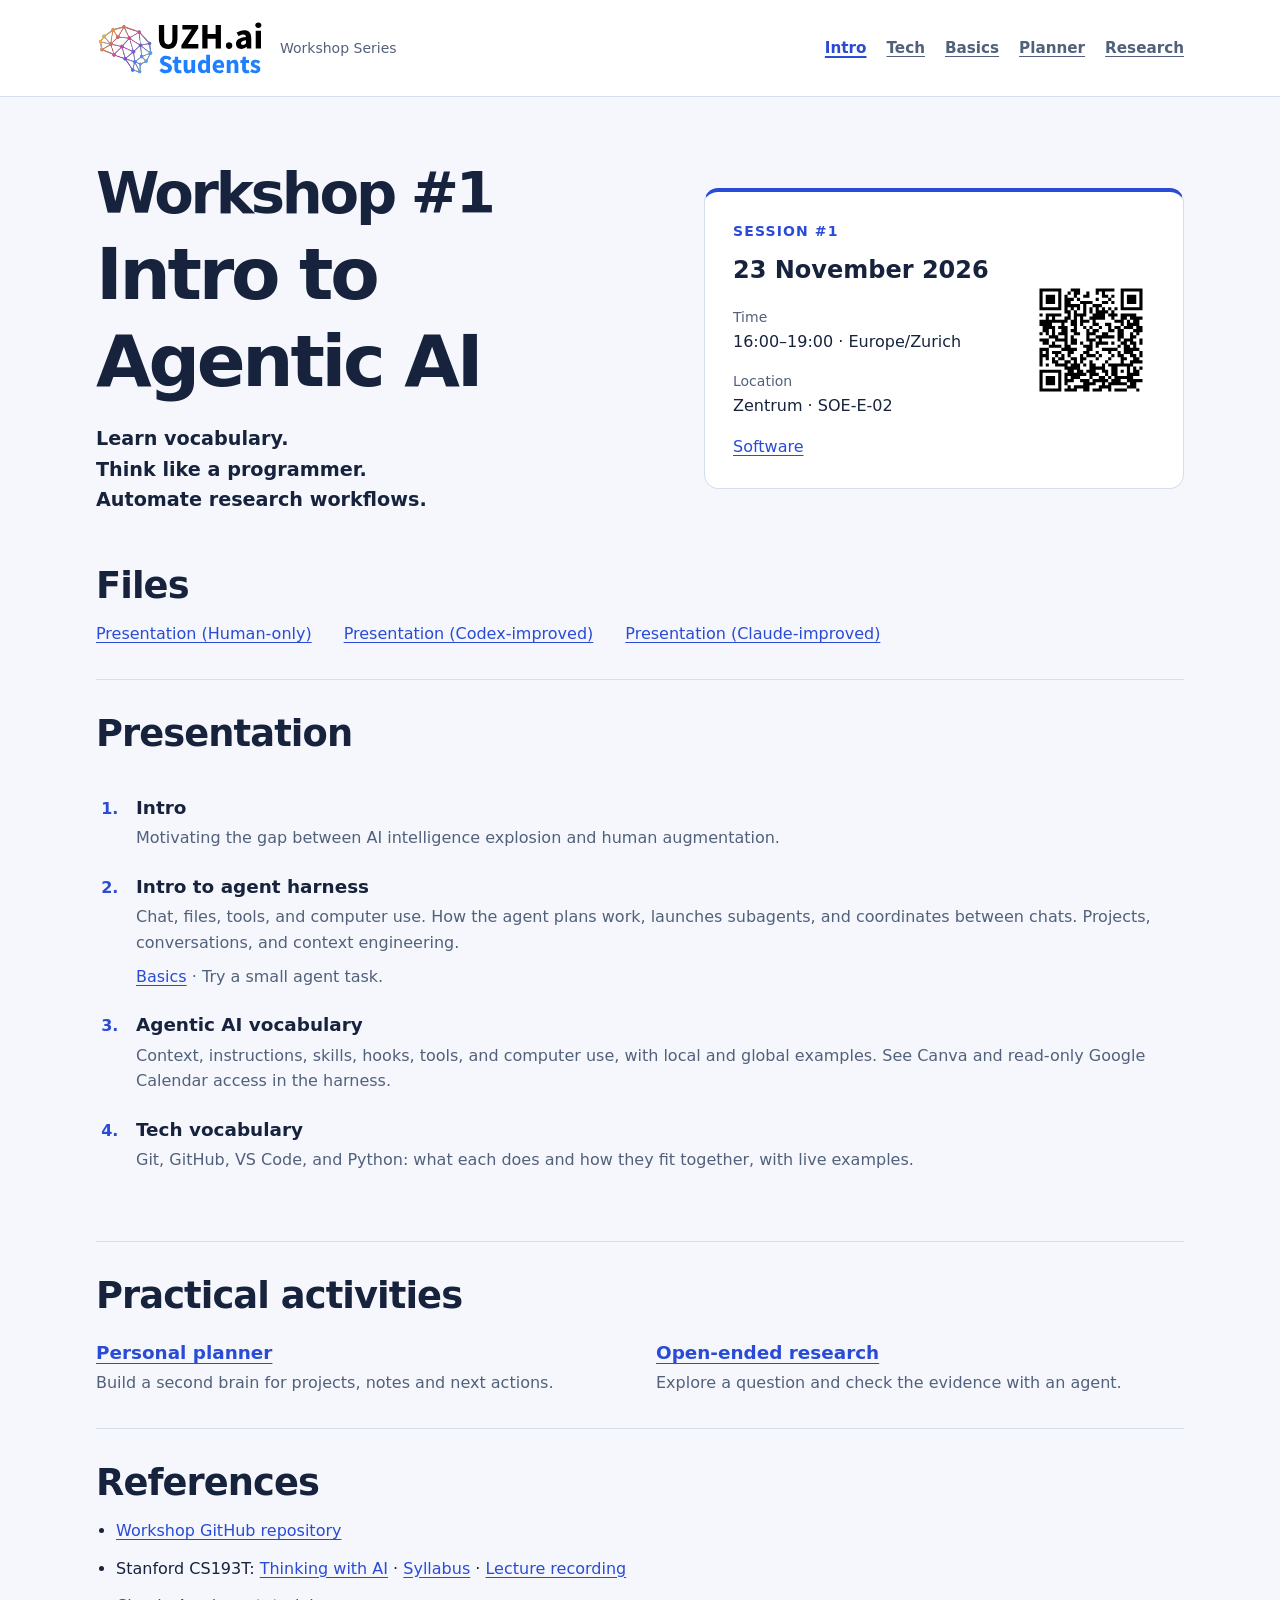
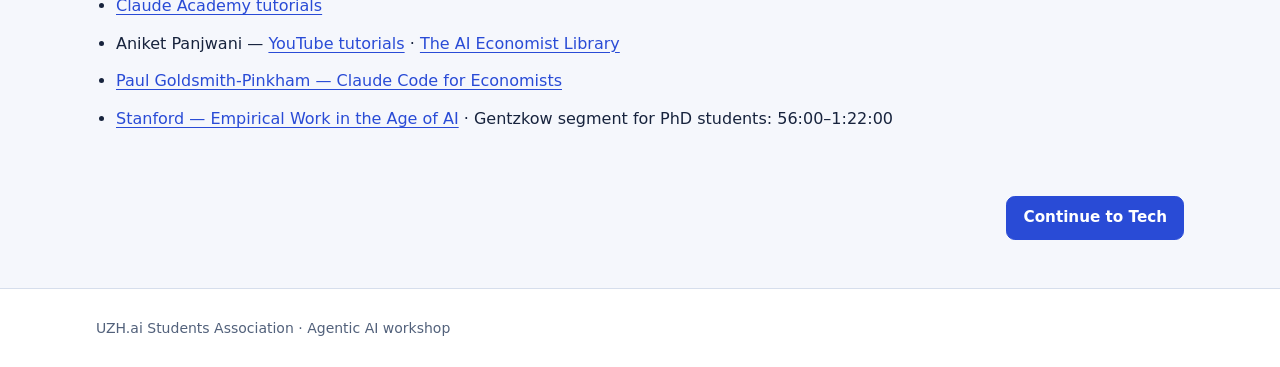
<file: index.html>
<!doctype html>
<html lang="en">
  <head>
    <meta charset="utf-8">
    <meta name="viewport" content="width=device-width, initial-scale=1">
    <meta name="description" content="Introduction and outline for the UZH.ai Agentic AI workshop.">
    <title>Intro · Agentic AI workshop · UZH.ai</title>
    <link rel="stylesheet" href="./site/assets/styles.css">
  </head>
  <body>
    <a class="skip-link" href="#main">Skip to content</a>
    <header class="site-header">
      <div class="container header-inner">
        <a class="brand" href="./index.html"><img class="brand-logo" src="./site/assets/uzh-ai-students-logo.svg" alt="UZH.ai Students" width="825" height="274"> <span>Workshop Series</span></a>
        <nav aria-label="Workshop pages">
          <a href="./index.html" aria-current="page">Intro</a>
          <a href="./site/tech.html">Tech</a>
          <a href="./site/basics.html">Basics</a>
          <a href="./site/planner.html">Planner</a>
          <a href="./site/research.html">Research</a>
        </nav>
      </div>
    </header>

    <main id="main" class="container intro-page">
      <section class="hero" aria-labelledby="page-title">
        <div>
          <h1 id="page-title"><span class="workshop-number">Workshop #1</span><br>Intro to Agentic AI</h1>
          <p class="lead">Learn vocabulary.<br>Think like a programmer.<br>Automate research workflows.</p>
        </div>
        <aside class="session-card" aria-labelledby="session-title">
          <div>
            <p class="eyebrow" id="session-title">Session #1</p>
            <p class="session-date">23 November 2026</p>
            <dl>
              <div><dt>Time</dt><dd>16:00–19:00 · Europe/Zurich</dd></div>
              <div><dt>Location</dt><dd>Zentrum · SOE-E-02</dd></div>
            </dl>
            <p class="session-software"><a href="./site/tech.html">Software</a></p>
          </div>
          <img class="session-qr" src="./site/assets/workshop-website-qr.svg" width="164" height="164" alt="QR code for the workshop website">
        </aside>
      </section>

      <section id="downloads" class="section" aria-labelledby="downloads-title">
        <h2 id="downloads-title">Files</h2>
        <ul class="file-links">
          <li><a href="./site/downloads/intro_agentic_ai.pdf" download>Presentation (Human-only)</a></li>
          <li><a href="./site/downloads/intro_agentic_ai_blue.pdf" download>Presentation (Codex-improved)</a></li>
          <li><a href="./site/downloads/intro_agentic_ai_blue_columns.pdf" download>Presentation (Claude-improved)</a></li>
        </ul>
      </section>

      <section id="outline" class="section" aria-labelledby="outline-title">
        <div class="section-heading">
          <h2 id="outline-title">Presentation</h2>
        </div>
        <ol class="outline-list">
          <li>
            <h3>Intro </h3>
            <p>Motivating the gap between AI intelligence explosion and human augmentation.</p>
          </li>
          <li>
            <h3>Intro to agent harness</h3>
            <p>Chat, files, tools, and computer use. How the agent plans work, launches subagents, and coordinates between chats. Projects, conversations, and context engineering.</p>
            <p><a href="./site/basics.html">Basics</a> · Try a small agent task.</p>
          </li>
          <li>
            <h3>Agentic AI vocabulary</h3>
            <p>Context, instructions, skills, hooks, tools, and computer use, with local and global examples. See Canva and read-only Google Calendar access in the harness.</p>
          </li>
          <li>
            <h3>Tech vocabulary</h3>
            <p>Git, GitHub, VS Code, and Python: what each does and how they fit together, with live examples.</p>
          </li>
        </ol>
      </section>

      <section id="activities" class="section" aria-labelledby="activities-title">
        <h2 id="activities-title">Practical activities</h2>
        <div class="activity-list">
          <section aria-labelledby="planner-title">
            <h3 id="planner-title"><a href="./site/planner.html">Personal planner</a></h3>
            <p>Build a second brain for projects, notes and next actions.</p>
          </section>
          <section aria-labelledby="research-title">
            <h3 id="research-title"><a href="./site/research.html">Open-ended research</a></h3>
            <p>Explore a question and check the evidence with an agent.</p>
          </section>
        </div>
      </section>

      <section id="references" class="section" aria-labelledby="references-title">
        <h2 id="references-title">References</h2>
        <ul class="reference-list">
          <li><a href="https://github.com/justgri/uzh-ai-students-workshop">Workshop GitHub repository</a></li>
          <li>Stanford CS193T: <a href="https://web.stanford.edu/class/archive/cs/cs193t/cs193t.1272/">Thinking with AI</a> · <a href="https://web.stanford.edu/class/archive/cs/cs193t/cs193t.1272/course/syllabus/">Syllabus</a> · <a href="https://www.youtube.com/watch?v=I7zvCSGMkoc">Lecture recording</a></li>
          <li><a href="https://academy.claude.com/tutorials">Claude Academy tutorials</a></li>
          <li>Aniket Panjwani — <a href="https://www.youtube.com/watch?v=j7d5rs0iMlE">YouTube tutorials</a> · <a href="https://aieconomist.io/resources">The AI Economist Library</a></li>
          <li><a href="https://www.youtube.com/watch?v=HzgByl5ZsWE">Paul Goldsmith-Pinkham — Claude Code for Economists</a></li>
          <li><a href="https://youtu.be/XG4YWtEJtOg?t=3365">Stanford — Empirical Work in the Age of AI</a> · Gentzkow segment for PhD students: 56:00–1:22:00</li>
        </ul>
      </section>

      <nav class="page-next" aria-label="Next page">
        <a class="button" href="./site/tech.html">Continue to Tech</a>
      </nav>
    </main>

    <footer class="site-footer">
      <div class="container footer-inner">
        <p>UZH.ai Students Association · Agentic AI workshop</p>
      </div>
    </footer>
  </body>
</html>
</file>
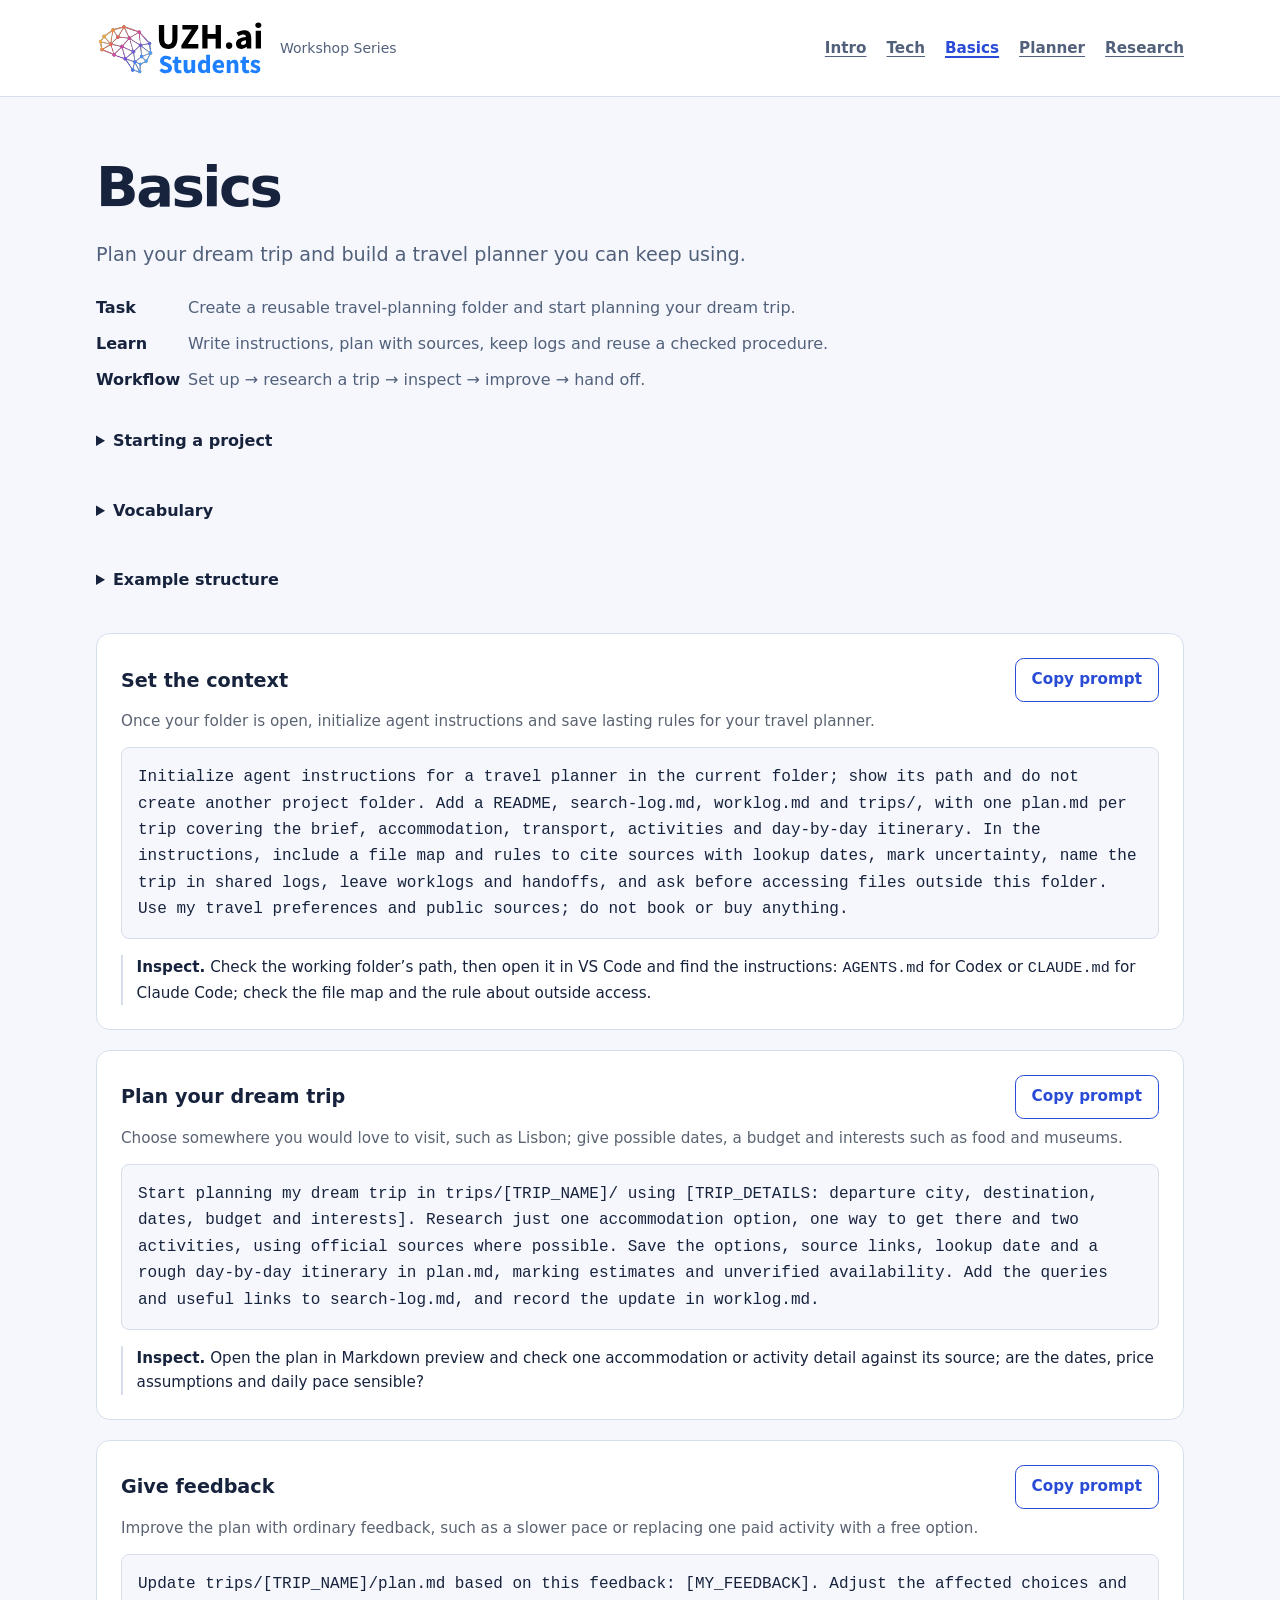
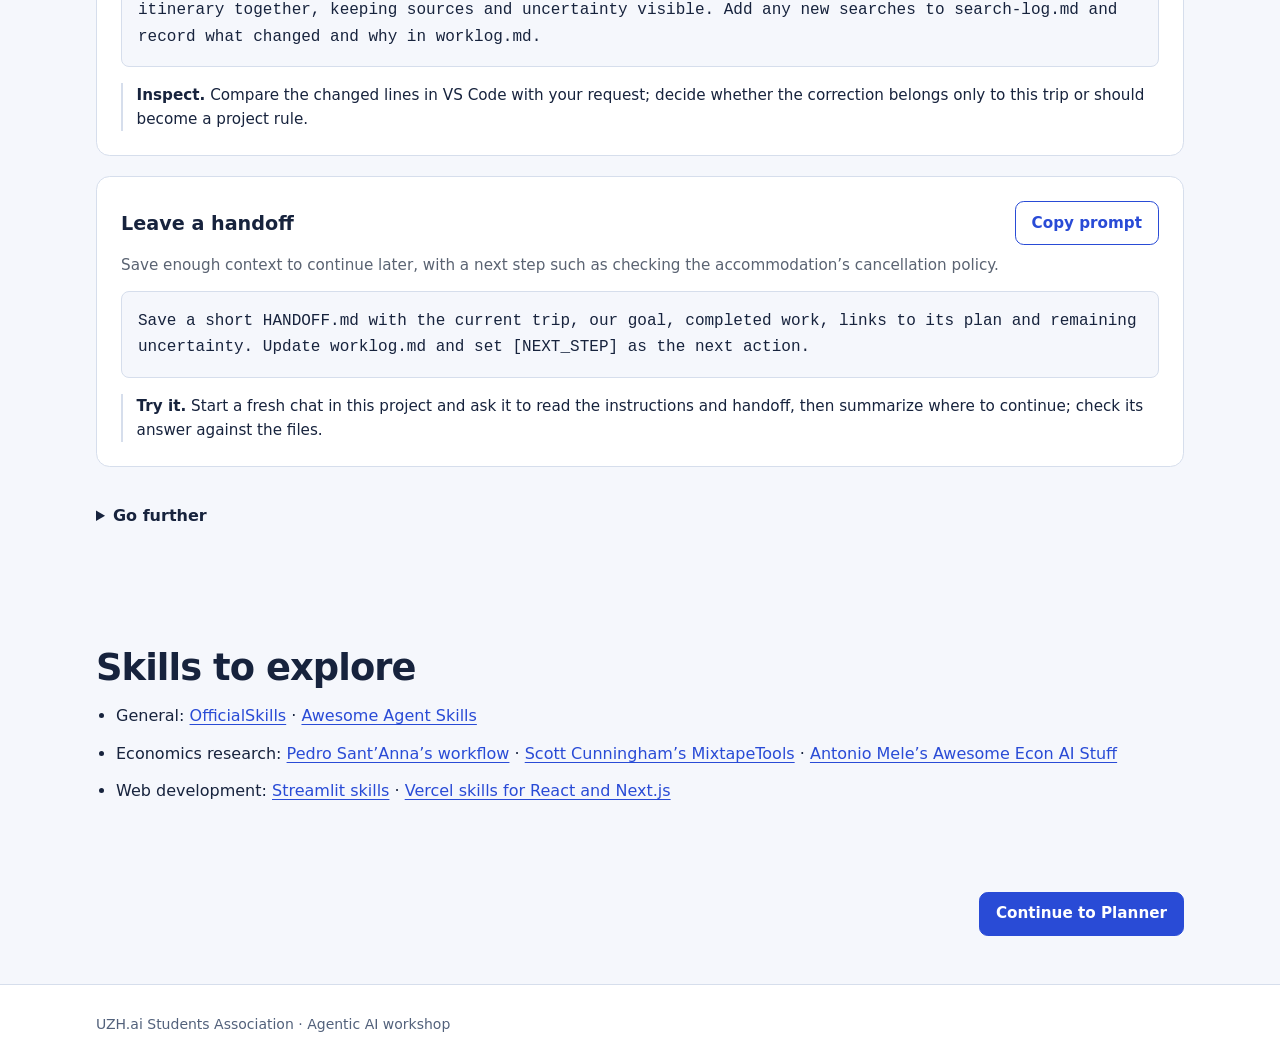
<file: site/basics.html>
<!doctype html>
<html lang="en">
  <head>
    <meta charset="utf-8">
    <meta name="viewport" content="width=device-width, initial-scale=1">
    <meta name="description" content="Plan your dream trip and build a simple travel planner you can keep using after the workshop.">
    <title>Basics · Agentic AI workshop · UZH.ai</title>
    <link rel="stylesheet" href="./assets/styles.css">
    <script src="./assets/script.js" defer></script>
  </head>
  <body>
    <a class="skip-link" href="#main">Skip to content</a>
    <header class="site-header">
      <div class="container header-inner">
        <a class="brand" href="../index.html"><img class="brand-logo" src="./assets/uzh-ai-students-logo.svg" alt="UZH.ai Students" width="825" height="274"> <span>Workshop Series</span></a>
        <nav aria-label="Workshop pages">
          <a href="../index.html">Intro</a>
          <a href="./tech.html">Tech</a>
          <a href="./basics.html" aria-current="page">Basics</a>
          <a href="./planner.html">Planner</a>
          <a href="./research.html">Research</a>
        </nav>
      </div>
    </header>
    <main id="main" class="container">
      <header class="page-header">
        <h1>Basics</h1>
        <p class="lead">Plan your dream trip and build a travel planner you can keep using.</p>
        <dl class="page-overview">
          <div><dt>Task</dt><dd>Create a reusable travel-planning folder and start planning your dream trip.</dd></div>
          <div><dt>Learn</dt><dd>Write instructions, plan with sources, keep logs and reuse a checked procedure.</dd></div>
          <div><dt>Workflow</dt><dd>Set up → research a trip → inspect → improve → hand off.</dd></div>
        </dl>
        <details class="exercise-reference">
          <summary>Starting a project</summary>
          <ol class="outline-list">
            <li><p><strong>Create a folder.</strong> In Windows File Explorer or macOS Finder, create a folder such as <code>travel-planner</code> wherever you want to keep this project.</p></li>
            <li><p><strong>Open that folder in your harness.</strong> Start a local project or session in Codex or Claude Code and choose this folder as the working directory. Select only this folder for the exercise, rather than your whole Documents or home folder, and check the path before sending the first prompt.</p></li>
            <li><p><strong>Define the working scope.</strong> This folder is the agent’s starting point for files and commands. Other files may still be accessible, depending on permissions and sandbox settings; selecting a folder alone does not prevent all outside access. Tell the agent to stay here and ask before accessing files elsewhere. A broad request such as “find a PDF ticket for this trip somewhere in my files” may invite a wider search; be specific, such as “look for the ticket only in this project’s <code>trips/lisbon-weekend/</code> folder.”</p></li>
            <li><p><strong>Start new conversations in the same project.</strong> For this exercise, keep using the same local folder so each session can read its current saved files and project instructions. A new conversation does not automatically inherit every earlier chat or load every file into context. Ask it to read the README, instructions, handoff and relevant trip plan to pick up where you left off.</p></li>
          </ol>
          <p class="prompt-note">Official guidance: <a href="https://learn.chatgpt.com/docs/projects">Codex projects and chats</a> · <a href="https://learn.chatgpt.com/docs/sandboxing">Codex permissions</a> · <a href="https://code.claude.com/docs/en/permissions#working-directories">Claude Code file access</a> · <a href="https://code.claude.com/docs/en/how-claude-code-works#work-with-sessions">Claude Code sessions</a></p>
        </details>
        <details class="exercise-reference">
          <summary>Vocabulary</summary>
          <dl class="glossary">
            <div><dt>Harness</dt><dd>The app around the model that manages tools, permissions and the session.</dd></div>
            <div><dt>Context</dt><dd>The information supplied for the task, including conversation, instructions, relevant files and tool results.</dd></div>
            <div><dt>Instructions</dt><dd>Standing project guidance, such as <code>AGENTS.md</code> or <code>CLAUDE.md</code>.</dd></div>
            <div><dt>Skill</dt><dd>A reusable procedure in a folder containing <code>SKILL.md</code>.</dd></div>
            <div><dt>Hook</dt><dd>A configured check triggered by an event, such as before a tool call.</dd></div>
            <div><dt>Tool</dt><dd>An action an agent can call, such as searching online or reading a selected calendar.</dd></div>
            <div><dt>Computer use</dt><dd>Working with an app through its screen, mouse and keyboard.</dd></div>
            <div><dt>Worklog / handoff</dt><dd>A record of changes and saved context for continuing in another session.</dd></div>
          </dl>
        </details>
        <details class="exercise-reference">
          <summary>Example structure</summary>
          <p class="prompt-note">Keep each trip in its own folder; start with one plan file and add more only when needed.</p>
          <pre class="folder-tree"><code>travel-planner/
├── README.md
├── AGENTS.md or CLAUDE.md
├── search-log.md
├── worklog.md
├── HANDOFF.md             # Added when you pause
└── trips/
    └── lisbon-weekend/
        └── plan.md</code></pre>
          <p class="prompt-note">Each plan has a trip brief, accommodation, transport, activities and a day-by-day itinerary. Shared logs name the trip they refer to.</p>
        </details>
      </header>

      <ol class="steps">
        <li class="prompt-card">
          <div class="prompt-heading">
            <h2 id="basics-prompt-1-title">Set the context</h2>
            <button type="button" class="button button-secondary" data-copy-target="basics-prompt-1" aria-label="Copy set the context prompt" hidden>Copy prompt</button>
          </div>
          <p id="basics-prompt-1-note" class="prompt-note">Once your folder is open, initialize agent instructions and save lasting rules for your travel planner.</p>
          <textarea id="basics-prompt-1" aria-labelledby="basics-prompt-1-title" aria-describedby="basics-prompt-1-note" rows="6" readonly spellcheck="false">Initialize agent instructions for a travel planner in the current folder; show its path and do not create another project folder. Add a README, search-log.md, worklog.md and trips/, with one plan.md per trip covering the brief, accommodation, transport, activities and day-by-day itinerary. In the instructions, include a file map and rules to cite sources with lookup dates, mark uncertainty, name the trip in shared logs, leave worklogs and handoffs, and ask before accessing files outside this folder. Use my travel preferences and public sources; do not book or buy anything.</textarea>
          <aside class="checkpoint">
            <p><strong>Inspect.</strong> Check the working folder’s path, then open it in VS Code and find the instructions: <code>AGENTS.md</code> for Codex or <code>CLAUDE.md</code> for Claude Code; check the file map and the rule about outside access.</p>
          </aside>
        </li>
        <li class="prompt-card">
          <div class="prompt-heading">
            <h2 id="basics-prompt-2-title">Plan your dream trip</h2>
            <button type="button" class="button button-secondary" data-copy-target="basics-prompt-2" aria-label="Copy plan your dream trip prompt" hidden>Copy prompt</button>
          </div>
          <p id="basics-prompt-2-note" class="prompt-note">Choose somewhere you would love to visit, such as Lisbon; give possible dates, a budget and interests such as food and museums.</p>
          <textarea id="basics-prompt-2" aria-labelledby="basics-prompt-2-title" aria-describedby="basics-prompt-2-note" rows="6" readonly spellcheck="false">Start planning my dream trip in trips/[TRIP_NAME]/ using [TRIP_DETAILS: departure city, destination, dates, budget and interests]. Research just one accommodation option, one way to get there and two activities, using official sources where possible. Save the options, source links, lookup date and a rough day-by-day itinerary in plan.md, marking estimates and unverified availability. Add the queries and useful links to search-log.md, and record the update in worklog.md.</textarea>
          <aside class="checkpoint">
            <p><strong>Inspect.</strong> Open the plan in Markdown preview and check one accommodation or activity detail against its source; are the dates, price assumptions and daily pace sensible?</p>
          </aside>
        </li>
        <li class="prompt-card">
          <div class="prompt-heading">
            <h2 id="basics-prompt-3-title">Give feedback</h2>
            <button type="button" class="button button-secondary" data-copy-target="basics-prompt-3" aria-label="Copy give feedback prompt" hidden>Copy prompt</button>
          </div>
          <p id="basics-prompt-3-note" class="prompt-note">Improve the plan with ordinary feedback, such as a slower pace or replacing one paid activity with a free option.</p>
          <textarea id="basics-prompt-3" aria-labelledby="basics-prompt-3-title" aria-describedby="basics-prompt-3-note" rows="4" readonly spellcheck="false">Update trips/[TRIP_NAME]/plan.md based on this feedback: [MY_FEEDBACK]. Adjust the affected choices and itinerary together, keeping sources and uncertainty visible. Add any new searches to search-log.md and record what changed and why in worklog.md.</textarea>
          <aside class="checkpoint">
            <p><strong>Inspect.</strong> Compare the changed lines in VS Code with your request; decide whether the correction belongs only to this trip or should become a project rule.</p>
          </aside>
        </li>
        <li class="prompt-card">
          <div class="prompt-heading">
            <h2 id="basics-prompt-4-title">Leave a handoff</h2>
            <button type="button" class="button button-secondary" data-copy-target="basics-prompt-4" aria-label="Copy leave a handoff prompt" hidden>Copy prompt</button>
          </div>
          <p id="basics-prompt-4-note" class="prompt-note">Save enough context to continue later, with a next step such as checking the accommodation’s cancellation policy.</p>
          <textarea id="basics-prompt-4" aria-labelledby="basics-prompt-4-title" aria-describedby="basics-prompt-4-note" rows="4" readonly spellcheck="false">Save a short HANDOFF.md with the current trip, our goal, completed work, links to its plan and remaining uncertainty. Update worklog.md and set [NEXT_STEP] as the next action.</textarea>
          <aside class="checkpoint">
            <p><strong>Try it.</strong> Start a fresh chat in this project and ask it to read the instructions and handoff, then summarize where to continue; check its answer against the files.</p>
          </aside>
        </li>
      </ol>

      <details class="exercise-extension">
        <summary>Go further</summary>
        <p class="inline-note">Try these after the first trip plan works, or follow the instructor's demonstration.</p>
        <ol class="steps" start="5">
          <li class="prompt-card">
            <div class="prompt-heading">
              <h2 id="basics-prompt-5-title">Compare reasoning</h2>
              <button type="button" class="button button-secondary" data-copy-target="basics-prompt-5" aria-label="Copy compare reasoning prompt" hidden>Copy prompt</button>
            </div>
            <p id="basics-prompt-5-note" class="prompt-note">Use the same saved trip notes at two supported reasoning settings, for example to make a more relaxed itinerary.</p>
            <textarea id="basics-prompt-5" aria-labelledby="basics-prompt-5-title" aria-describedby="basics-prompt-5-note" rows="4" readonly spellcheck="false">Using trips/[TRIP_NAME]/plan.md, suggest an itinerary focused on [MY_PREFERENCE] and save it as [OUTPUT_FILE]. Use only the saved information and leave the original plan unchanged so I can compare the same task at two reasoning settings.</textarea>
            <aside class="checkpoint">
              <p><strong>Try it.</strong> Run the prompt at two effort settings in the harness, using different output filenames; record the model, settings and time, then compare accuracy and usefulness.</p>
            </aside>
          </li>
          <li class="prompt-card">
            <div class="prompt-heading">
              <h2 id="basics-prompt-6-title">Work in parallel</h2>
              <button type="button" class="button button-secondary" data-copy-target="basics-prompt-6" aria-label="Copy work in parallel prompt" hidden>Copy prompt</button>
            </div>
            <p id="basics-prompt-6-note" class="prompt-note">Ask one chat to coordinate parallel work, for example two relaxed itineraries from the same saved trip notes at different reasoning settings.</p>
            <textarea id="basics-prompt-6" aria-labelledby="basics-prompt-6-title" aria-describedby="basics-prompt-6-note" rows="5" readonly spellcheck="false">Use two parallel sessions to suggest an itinerary from trips/[TRIP_NAME]/plan.md for [MY_PREFERENCE] at [REASONING_SETTINGS], using only the saved information. Keep each session’s outputs and logs in its own folder under ignored .agent-work/, leaving shared files unchanged. Record the model, effort and elapsed time, then bring the results back for comparison. If the harness cannot launch sessions or set their effort, give me two task briefs to run manually.</textarea>
            <aside class="checkpoint">
              <p><strong>Inspect.</strong> Compare the two results, then let the coordinating chat update the shared records; notice that project files can be shared while conversations have separate context.</p>
            </aside>
          </li>
          <li class="prompt-card">
            <div class="prompt-heading">
              <h2 id="basics-prompt-7-title">Make a skill</h2>
              <button type="button" class="button button-secondary" data-copy-target="basics-prompt-7" aria-label="Copy make a skill prompt" hidden>Copy prompt</button>
            </div>
            <p id="basics-prompt-7-note" class="prompt-note">Reuse the checked process for another trip you would like to take, such as a weekend in Vienna.</p>
            <textarea id="basics-prompt-7" aria-labelledby="basics-prompt-7-title" aria-describedby="basics-prompt-7-note" rows="4" readonly spellcheck="false">Turn our checked trip-planning procedure into a small skill. Include the trip inputs, folder and plan structure, small research limit, source checks and log updates. Try it on [NEW_TRIP_NAME_AND_DETAILS] in its own folder under trips/, keeping the first trip unchanged. Keep the skill labelled as a draft until we have reviewed the new plan.</textarea>
            <aside class="checkpoint">
              <p><strong>Inspect.</strong> Open <code>SKILL.md</code> and the second trip’s plan; separate reusable steps from preferences that belong in the project instructions.</p>
            </aside>
          </li>
          <li class="prompt-card">
            <div class="prompt-heading">
              <h2 id="basics-prompt-8-title">Test a guardrail</h2>
              <button type="button" class="button button-secondary" data-copy-target="basics-prompt-8" aria-label="Copy test a guardrail prompt" hidden>Copy prompt</button>
            </div>
            <p id="basics-prompt-8-note" class="prompt-note">Follow a synthetic demonstration of folder protection using a fake booking confirmation rather than any real private file.</p>
            <textarea id="basics-prompt-8" aria-labelledby="basics-prompt-8-title" aria-describedby="basics-prompt-8-note" rows="6" readonly spellcheck="false">Create a synthetic private-demo/ folder with a fake booking confirmation and ignore it in Git. Add instructions that forbid reading, searching or previewing its contents and require accidental access to be reported in bold without quoting the contents. Configure a hook and demonstrate one allowed action and one blocked read using only fake data. State which tool path was tested and what the hook does not cover.</textarea>
            <aside class="checkpoint">
              <p><strong>Inspect.</strong> Check the observed block: instructions guide behaviour, <code>.gitignore</code> excludes untracked files from Git, and a trusted hook can block covered tool actions.</p>
              <p>Use only the prepared fake confirmation; keep real booking documents out of this demonstration.</p>
            </aside>
          </li>
          <li class="prompt-card">
            <div class="prompt-heading">
              <h2 id="basics-prompt-9-title">Keep work local</h2>
              <button type="button" class="button button-secondary" data-copy-target="basics-prompt-9" aria-label="Copy keep work local prompt" hidden>Copy prompt</button>
            </div>
            <p id="basics-prompt-9-note" class="prompt-note">Use global instructions for habits you want across projects, such as keeping working files in each project’s ignored .agent-work/ folder instead of temporary folders.</p>
            <textarea id="basics-prompt-9" aria-labelledby="basics-prompt-9-title" aria-describedby="basics-prompt-9-note" rows="4" readonly spellcheck="false">Add this rule to my global agent instructions: [WORKSPACE_RULE]. Keep existing rules and show me where the update is saved. Explain how this differs from the instructions inside our travel-planning project.</textarea>
            <aside class="checkpoint">
              <p><strong>Compare.</strong> Find the global and project instruction files; decide which preferences belong everywhere and which belong only to this project.</p>
            </aside>
          </li>
        </ol>
      </details>

      <p id="copy-status" class="copy-status" role="status" aria-live="polite" aria-atomic="true"></p>
      <section id="references" class="section" aria-labelledby="references-title">
        <h2 id="references-title">Skills to explore</h2>
        <ul class="reference-list">
          <li>General: <a href="https://officialskills.sh/">OfficialSkills</a> · <a href="https://github.com/VoltAgent/awesome-agent-skills">Awesome Agent Skills</a></li>
          <li>Economics research: <a href="https://psantanna.com/claude-code-my-workflow/workflow-guide.html">Pedro Sant’Anna’s workflow</a> · <a href="https://github.com/scunning1975/MixtapeTools/tree/main/skills">Scott Cunningham’s MixtapeTools</a> · <a href="https://meleantonio.github.io/awesome-econ-ai-stuff/">Antonio Mele’s Awesome Econ AI Stuff</a></li>
          <li>Web development: <a href="https://github.com/streamlit/agent-skills">Streamlit skills</a> · <a href="https://github.com/vercel-labs/agent-skills">Vercel skills for React and Next.js</a></li>
        </ul>
      </section>
      <nav class="page-next" aria-label="Next page">
        <a class="button" href="./planner.html">Continue to Planner</a>
      </nav>
    </main>
    <footer class="site-footer">
      <div class="container footer-inner">
        <p>UZH.ai Students Association · Agentic AI workshop</p>
      </div>
    </footer>
  </body>
</html>
</file>
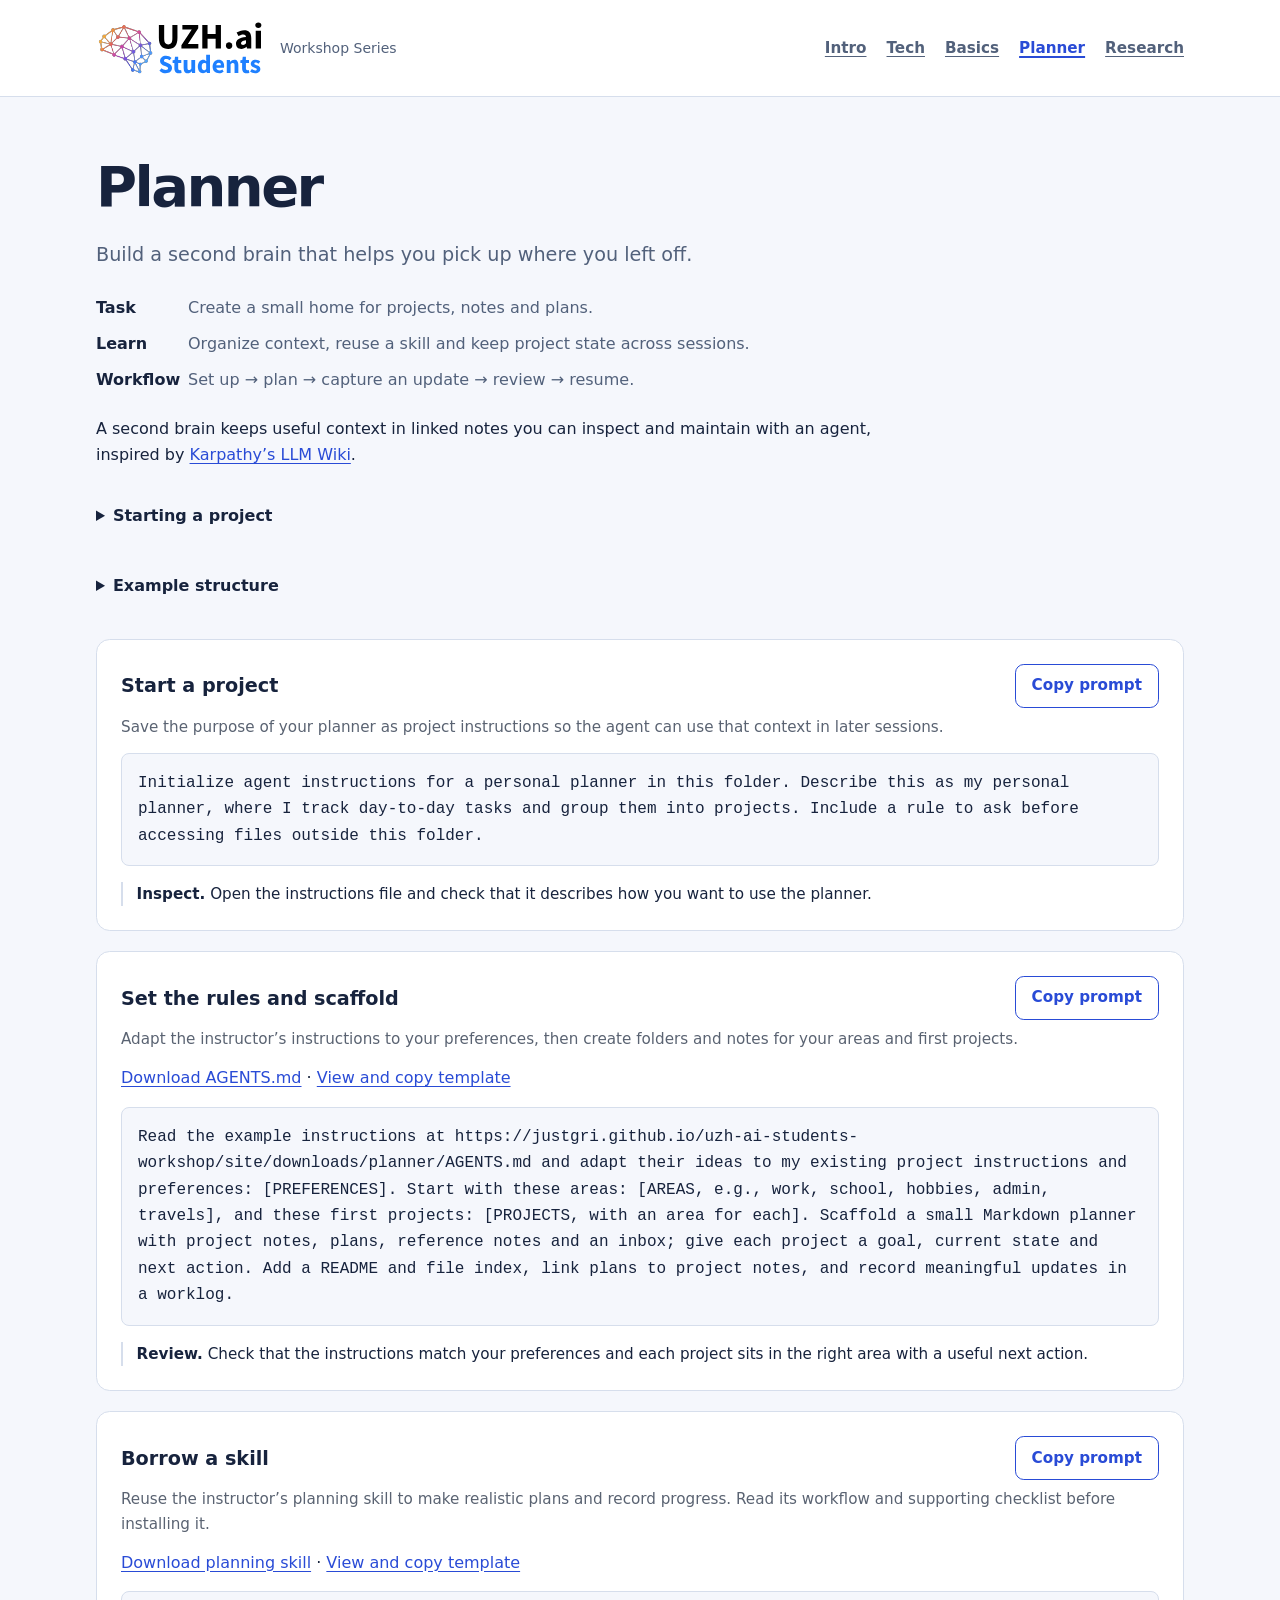
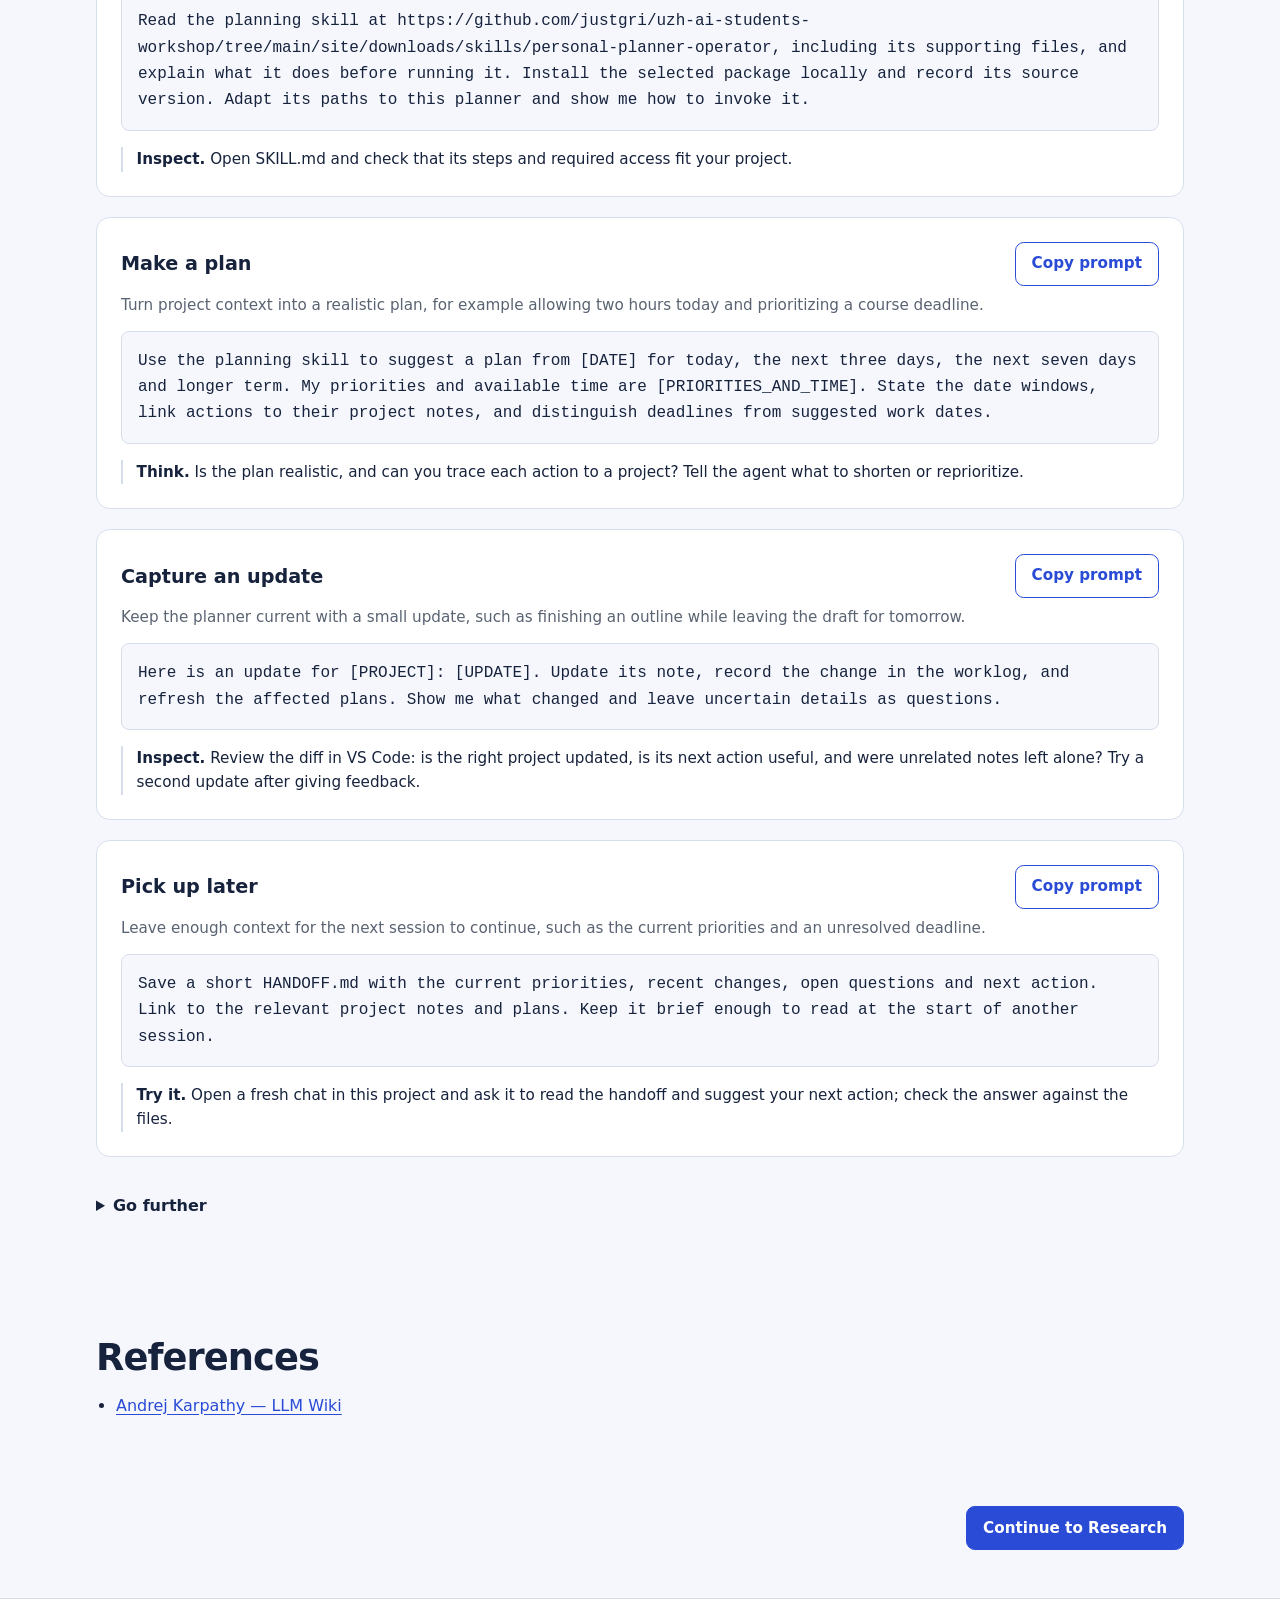
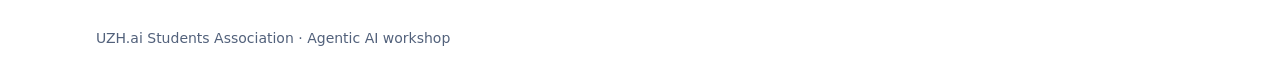
<file: site/planner.html>
<!doctype html>
<html lang="en">
  <head>
    <meta charset="utf-8">
    <meta name="viewport" content="width=device-width, initial-scale=1">
    <meta name="description" content="Build a small second brain, plan your next actions, and keep context across agent sessions.">
    <title>Planner · Agentic AI workshop · UZH.ai</title>
    <link rel="stylesheet" href="./assets/styles.css">
    <script src="./assets/script.js" defer></script>
  </head>
  <body>
    <a class="skip-link" href="#main">Skip to content</a>
    <header class="site-header">
      <div class="container header-inner">
        <a class="brand" href="../index.html"><img class="brand-logo" src="./assets/uzh-ai-students-logo.svg" alt="UZH.ai Students" width="825" height="274"> <span>Workshop Series</span></a>
        <nav aria-label="Workshop pages">
          <a href="../index.html">Intro</a>
          <a href="./tech.html">Tech</a>
          <a href="./basics.html">Basics</a>
          <a href="./planner.html" aria-current="page">Planner</a>
          <a href="./research.html">Research</a>
        </nav>
      </div>
    </header>
    <main id="main" class="container">
      <header class="page-header">
        <h1>Planner</h1>
        <p class="lead">Build a second brain that helps you pick up where you left off.</p>
        <dl class="page-overview">
          <div><dt>Task</dt><dd>Create a small home for projects, notes and plans.</dd></div>
          <div><dt>Learn</dt><dd>Organize context, reuse a skill and keep project state across sessions.</dd></div>
          <div><dt>Workflow</dt><dd>Set up → plan → capture an update → review → resume.</dd></div>
        </dl>
        <p>A second brain keeps useful context in linked notes you can inspect and maintain with an agent, inspired by <a href="https://gist.github.com/karpathy/442a6bf555914893e9891c11519de94f">Karpathy’s LLM Wiki</a>.</p>
        <details class="exercise-reference">
          <summary>Starting a project</summary>
          <ol class="outline-list">
            <li><p><strong>Create a folder.</strong> In Windows File Explorer or macOS Finder, create a folder such as <code>planner</code> wherever you want to keep this project.</p></li>
            <li><p><strong>Open that folder in your harness.</strong> Start a local project or session in Codex or Claude Code and choose this folder as the working directory. Select only this folder for the exercise, rather than your whole Documents or home folder, and check the path before sending the first prompt.</p></li>
            <li><p><strong>Define the working scope.</strong> This folder is the agent’s starting point for files and commands. Other files may still be accessible, depending on permissions and sandbox settings; selecting a folder alone does not prevent all outside access. Tell the agent to stay here and ask before accessing files elsewhere. A broad request such as “find my course deadlines somewhere in my files” may invite a wider search; be specific, such as “look for deadlines only in this project’s <code>02-projects/academic/</code> folder.”</p></li>
            <li><p><strong>Start new conversations in the same project.</strong> For this exercise, keep using the same local folder so each session can read its current saved files and project instructions. A new conversation does not automatically inherit every earlier chat or load every file into context. Ask it to read the README, instructions, handoff and relevant project notes and plans to pick up where you left off.</p></li>
          </ol>
          <p class="prompt-note">Official guidance: <a href="https://learn.chatgpt.com/docs/projects">Codex projects and chats</a> · <a href="https://learn.chatgpt.com/docs/sandboxing">Codex permissions</a> · <a href="https://code.claude.com/docs/en/permissions#working-directories">Claude Code file access</a> · <a href="https://code.claude.com/docs/en/how-claude-code-works#work-with-sessions">Claude Code sessions</a></p>
        </details>
        <details class="exercise-reference">
          <summary>Example structure</summary>
          <p class="prompt-note">Start with a few of your projects; add folders and planning views when you need them.</p>
          <pre class="folder-tree"><code>planner/
├── README.md
├── AGENTS.md or CLAUDE.md
├── FILE-INDEX.md
├── HANDOFF.md
├── 01-planning/
│   ├── today.md
│   ├── next-3-days.md
│   ├── next-7-days.md
│   └── longer-term.md
├── 02-projects/
│   ├── work/           # Job projects
│   ├── school/         # Courses, assignments
│   ├── hobbies/        # Hiking, shows, running
│   ├── admin/          # Paperwork, errands
│   └── travels/        # Trips
├── 03-worklogs/
│   └── timeline.md
├── 04-second-brain/    # Reference notes
└── 99-inbox/           # Notes to sort</code></pre>
          <p class="prompt-note">Give content folders a short README and each project a note with its goal, current state and next action.</p>
        </details>
      </header>
      <ol class="steps">
        <li class="prompt-card">
          <div class="prompt-heading">
            <h2 id="planner-prompt-1-title">Start a project</h2>
            <button type="button" class="button button-secondary" data-copy-target="planner-prompt-1" aria-label="Copy start a project prompt" hidden>Copy prompt</button>
          </div>
          <p class="prompt-note">Save the purpose of your planner as project instructions so the agent can use that context in later sessions.</p>
          <textarea id="planner-prompt-1" aria-labelledby="planner-prompt-1-title" rows="4" readonly spellcheck="false">Initialize agent instructions for a personal planner in this folder. Describe this as my personal planner, where I track day-to-day tasks and group them into projects. Include a rule to ask before accessing files outside this folder.</textarea>
          <div class="checkpoint"><p><strong>Inspect.</strong> Open the instructions file and check that it describes how you want to use the planner.</p></div>
        </li>
        <li class="prompt-card">
          <div class="prompt-heading">
            <h2 id="planner-prompt-2-title">Set the rules and scaffold</h2>
            <button type="button" class="button button-secondary" data-copy-target="planner-prompt-2" aria-label="Copy set the rules and scaffold prompt" hidden>Copy prompt</button>
          </div>
          <p class="prompt-note">Adapt the instructor’s instructions to your preferences, then create folders and notes for your areas and first projects.</p>
          <p><a href="./downloads/planner/AGENTS.md" download="AGENTS.md">Download AGENTS.md</a> · <a href="./downloads/planner/AGENTS.md">View and copy template</a></p>
          <textarea id="planner-prompt-2" aria-labelledby="planner-prompt-2-title" rows="4" readonly spellcheck="false">Read the example instructions at https://justgri.github.io/uzh-ai-students-workshop/site/downloads/planner/AGENTS.md and adapt their ideas to my existing project instructions and preferences: [PREFERENCES]. Start with these areas: [AREAS, e.g., work, school, hobbies, admin, travels], and these first projects: [PROJECTS, with an area for each]. Scaffold a small Markdown planner with project notes, plans, reference notes and an inbox; give each project a goal, current state and next action. Add a README and file index, link plans to project notes, and record meaningful updates in a worklog.</textarea>
          <div class="checkpoint"><p><strong>Review.</strong> Check that the instructions match your preferences and each project sits in the right area with a useful next action.</p></div>
        </li>
        <li class="prompt-card">
          <div class="prompt-heading">
            <h2 id="planner-prompt-3-title">Borrow a skill</h2>
            <button type="button" class="button button-secondary" data-copy-target="planner-prompt-3" aria-label="Copy borrow a skill prompt" hidden>Copy prompt</button>
          </div>
          <p class="prompt-note">Reuse the instructor’s planning skill to make realistic plans and record progress. Read its workflow and supporting checklist before installing it.</p>
          <p><a href="./downloads/skills/personal-planner-operator.zip" download="personal-planner-operator.zip">Download planning skill</a> · <a href="https://github.com/justgri/uzh-ai-students-workshop/tree/main/site/downloads/skills/personal-planner-operator">View and copy template</a></p>
          <textarea id="planner-prompt-3" aria-labelledby="planner-prompt-3-title" rows="4" readonly spellcheck="false">Read the planning skill at https://github.com/justgri/uzh-ai-students-workshop/tree/main/site/downloads/skills/personal-planner-operator, including its supporting files, and explain what it does before running it. Install the selected package locally and record its source version. Adapt its paths to this planner and show me how to invoke it.</textarea>
          <div class="checkpoint"><p><strong>Inspect.</strong> Open SKILL.md and check that its steps and required access fit your project.</p></div>
        </li>
        <li class="prompt-card">
          <div class="prompt-heading">
            <h2 id="planner-prompt-4-title">Make a plan</h2>
            <button type="button" class="button button-secondary" data-copy-target="planner-prompt-4" aria-label="Copy make a plan prompt" hidden>Copy prompt</button>
          </div>
          <p class="prompt-note">Turn project context into a realistic plan, for example allowing two hours today and prioritizing a course deadline.</p>
          <textarea id="planner-prompt-4" aria-labelledby="planner-prompt-4-title" rows="4" readonly spellcheck="false">Use the planning skill to suggest a plan from [DATE] for today, the next three days, the next seven days and longer term. My priorities and available time are [PRIORITIES_AND_TIME]. State the date windows, link actions to their project notes, and distinguish deadlines from suggested work dates.</textarea>
          <div class="checkpoint"><p><strong>Think.</strong> Is the plan realistic, and can you trace each action to a project? Tell the agent what to shorten or reprioritize.</p></div>
        </li>
        <li class="prompt-card">
          <div class="prompt-heading">
            <h2 id="planner-prompt-5-title">Capture an update</h2>
            <button type="button" class="button button-secondary" data-copy-target="planner-prompt-5" aria-label="Copy capture an update prompt" hidden>Copy prompt</button>
          </div>
          <p class="prompt-note">Keep the planner current with a small update, such as finishing an outline while leaving the draft for tomorrow.</p>
          <textarea id="planner-prompt-5" aria-labelledby="planner-prompt-5-title" rows="4" readonly spellcheck="false">Here is an update for [PROJECT]: [UPDATE]. Update its note, record the change in the worklog, and refresh the affected plans. Show me what changed and leave uncertain details as questions.</textarea>
          <div class="checkpoint"><p><strong>Inspect.</strong> Review the diff in VS Code: is the right project updated, is its next action useful, and were unrelated notes left alone? Try a second update after giving feedback.</p></div>
        </li>
        <li class="prompt-card">
          <div class="prompt-heading">
            <h2 id="planner-prompt-6-title">Pick up later</h2>
            <button type="button" class="button button-secondary" data-copy-target="planner-prompt-6" aria-label="Copy pick up later prompt" hidden>Copy prompt</button>
          </div>
          <p class="prompt-note">Leave enough context for the next session to continue, such as the current priorities and an unresolved deadline.</p>
          <textarea id="planner-prompt-6" aria-labelledby="planner-prompt-6-title" rows="4" readonly spellcheck="false">Save a short HANDOFF.md with the current priorities, recent changes, open questions and next action. Link to the relevant project notes and plans. Keep it brief enough to read at the start of another session.</textarea>
          <div class="checkpoint"><p><strong>Try it.</strong> Open a fresh chat in this project and ask it to read the handoff and suggest your next action; check the answer against the files.</p></div>
        </li>
      </ol>
      <details class="exercise-extension">
        <summary>Go further</summary>
        <ol class="steps">
          <li class="prompt-card">
            <div class="prompt-heading">
              <h2 id="planner-prompt-7-title">Read a calendar</h2>
              <button type="button" class="button button-secondary" data-copy-target="planner-prompt-7" aria-label="Copy read a calendar prompt" hidden>Copy prompt</button>
            </div>
            <p class="prompt-note">Add scheduling context from a shareable demo calendar, for example checking how much time remains around lectures.</p>
            <textarea id="planner-prompt-7" aria-labelledby="planner-prompt-7-title" rows="4" readonly spellcheck="false">Read [DEMO_CALENDAR] for [DATE_RANGE] without changing any events. Save a separate local summary and use it to suggest adjustments to my plan. Keep calendar imports separate from project notes and do not infer that scheduled tasks are complete.</textarea>
            <div class="checkpoint"><p><strong>Check.</strong> Compare the summary with the demo calendar, including dates and timezone; review proposed plan changes before applying them.</p></div>
          </li>
          <li class="prompt-card">
            <div class="prompt-heading">
              <h2 id="planner-prompt-8-title">Track a meeting</h2>
              <button type="button" class="button button-secondary" data-copy-target="planner-prompt-8" aria-label="Copy track a meeting prompt" hidden>Copy prompt</button>
            </div>
            <p class="prompt-note">Turn fictional meeting notes into follow-up work, such as assigning the next step for a student-association event.</p>
            <textarea id="planner-prompt-8" aria-labelledby="planner-prompt-8-title" rows="4" readonly spellcheck="false">Create a meeting note for [PROJECT] from these fictional notes: [MEETING_NOTES]. Separate decisions, open questions and actions, with owners or dates only where stated. Link it to the project and propose any planning updates.</textarea>
            <div class="checkpoint"><p><strong>Review.</strong> Can every decision and action be traced to the notes, and is any uncertain owner or date clearly marked?</p></div>
          </li>
          <li class="prompt-card">
            <div class="prompt-heading">
              <h2 id="planner-prompt-9-title">Build a local view</h2>
              <button type="button" class="button button-secondary" data-copy-target="planner-prompt-9" aria-label="Copy build a local view prompt" hidden>Copy prompt</button>
            </div>
            <p class="prompt-note">Make selected notes easier to browse, for example showing project status and today’s next actions in one view.</p>
            <textarea id="planner-prompt-9" aria-labelledby="planner-prompt-9-title" rows="4" readonly spellcheck="false">Build a small read-only HTML dashboard from [SELECTED_DEMO_FILES]. Keep Markdown as the source of truth and show project status, next actions and links to the source notes. Run it on localhost and do not deploy it.</textarea>
            <div class="checkpoint"><p><strong>Compare.</strong> Check the dashboard against its source notes, then change one note and verify that the refreshed view reflects it.</p></div>
          </li>
        </ol>
      </details>
      <p id="copy-status" class="copy-status" role="status" aria-live="polite" aria-atomic="true"></p>
      <section id="references" class="section" aria-labelledby="references-title">
        <h2 id="references-title">References</h2>
        <ul class="reference-list">
          <li><a href="https://gist.github.com/karpathy/442a6bf555914893e9891c11519de94f">Andrej Karpathy — LLM Wiki</a></li>
        </ul>
      </section>
      <nav class="page-next" aria-label="Next page">
        <a class="button" href="./research.html">Continue to Research</a>
      </nav>
    </main>
    <footer class="site-footer">
      <div class="container footer-inner">
        <p>UZH.ai Students Association · Agentic AI workshop</p>
      </div>
    </footer>
  </body>
</html>
</file>
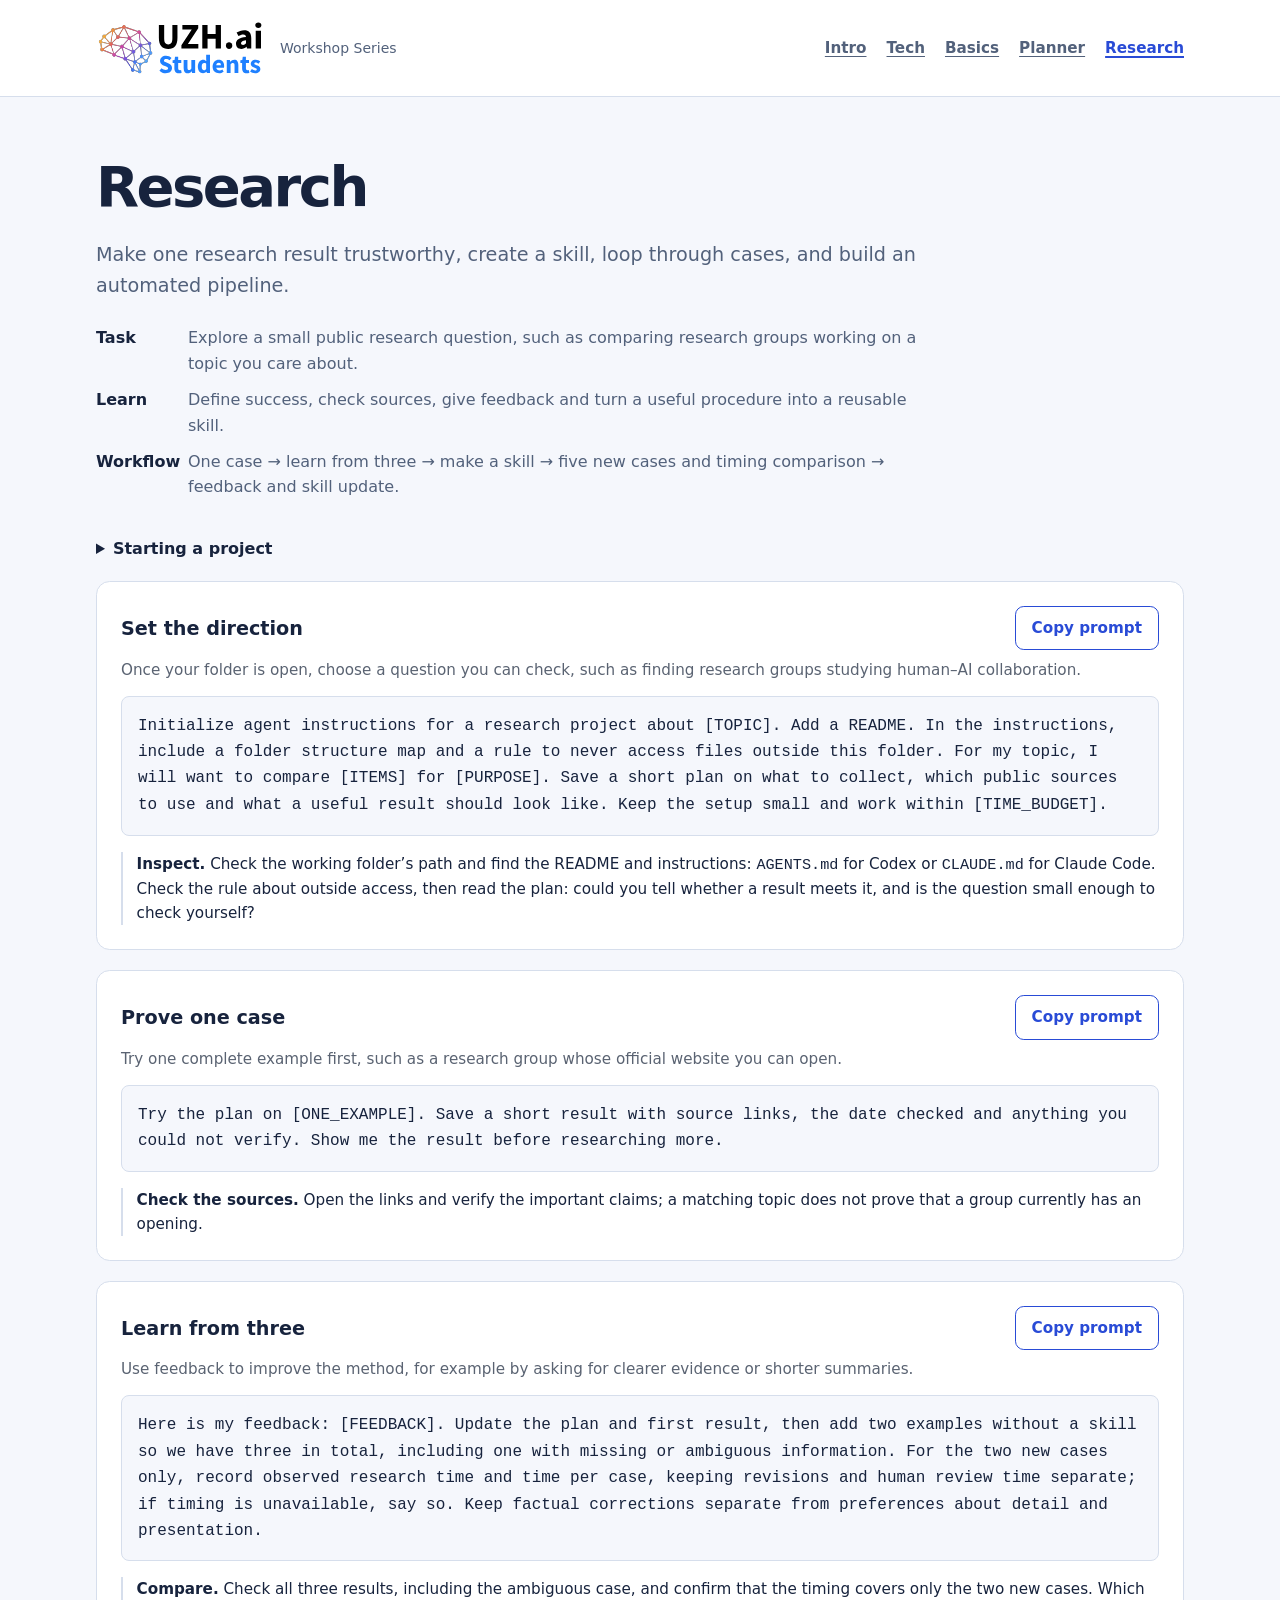
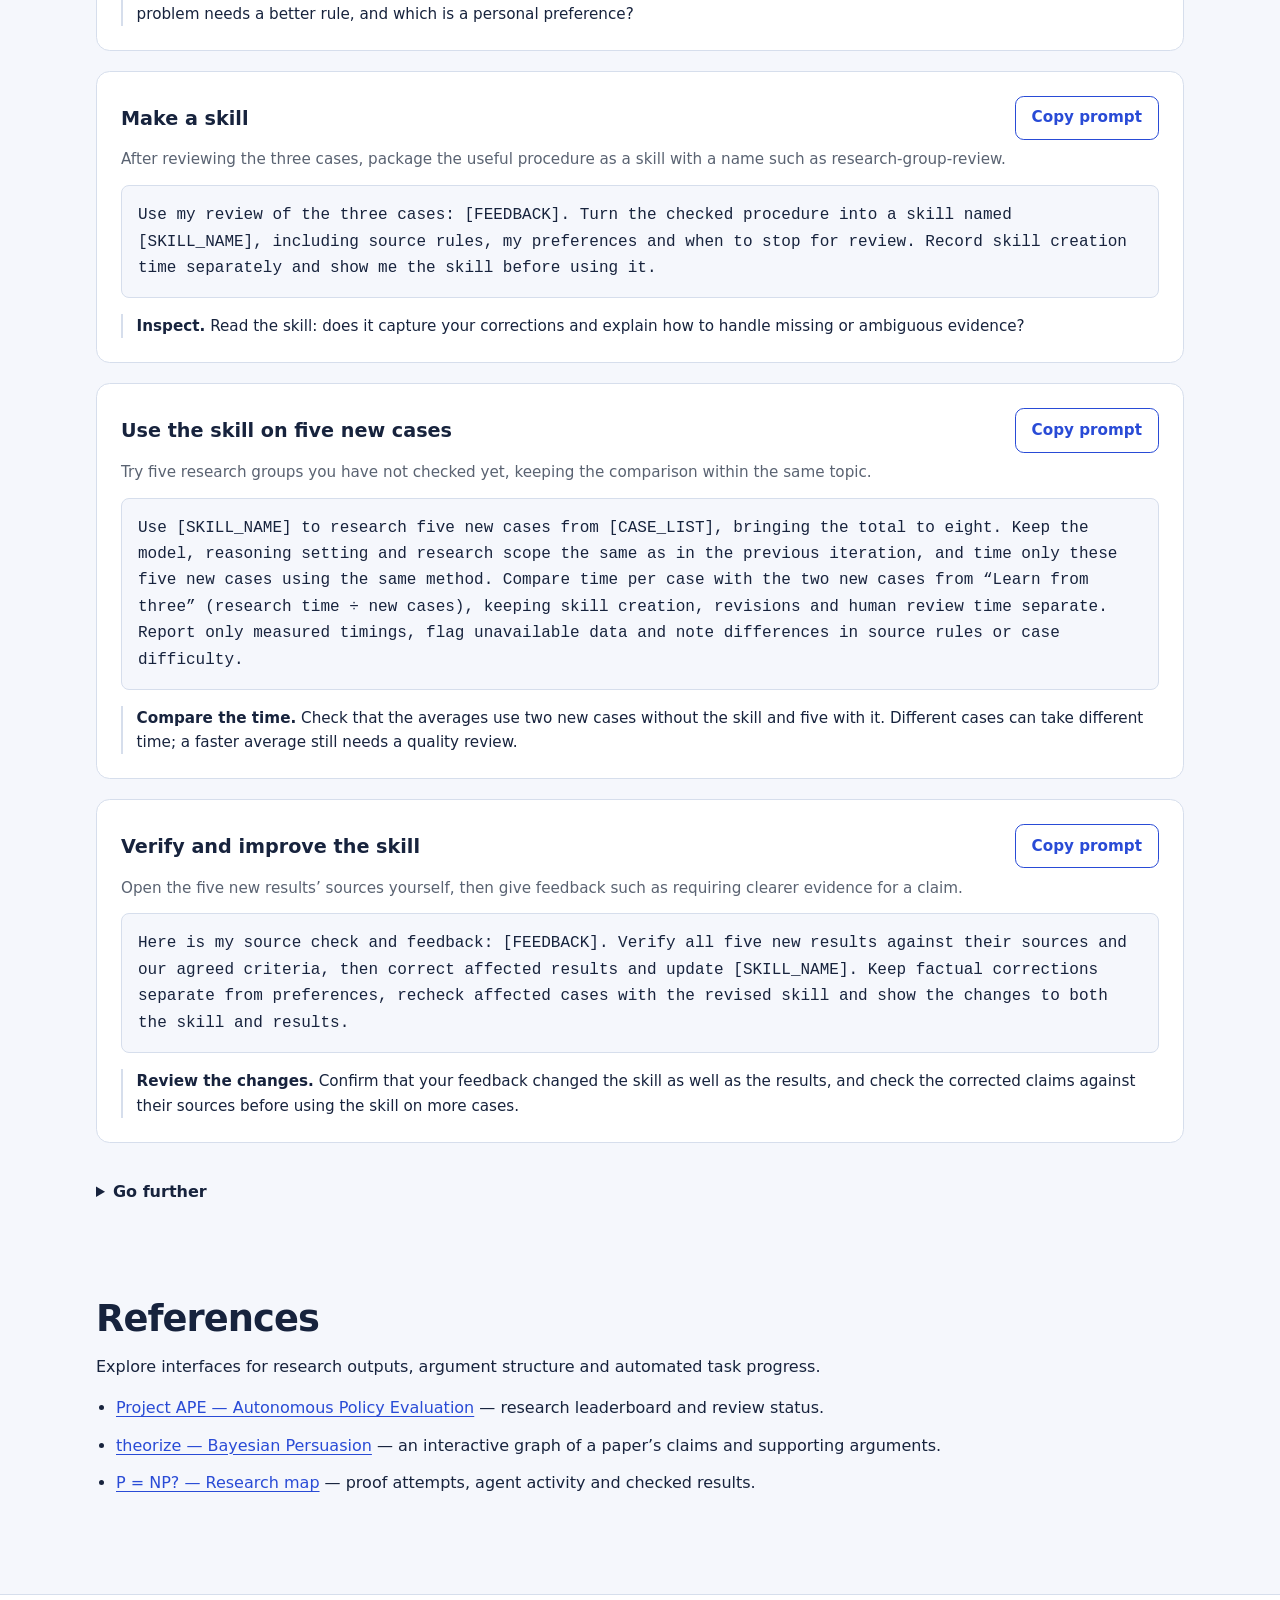
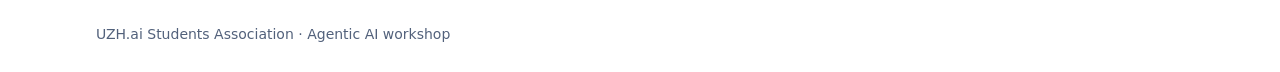
<file: site/research.html>
<!doctype html>
<html lang="en">
  <head>
    <meta charset="utf-8">
    <meta name="viewport" content="width=device-width, initial-scale=1">
    <meta name="description" content="Verify one result, refine the method, then automate a checked workflow.">
    <title>Research · Agentic AI workshop · UZH.ai</title>
    <link rel="stylesheet" href="./assets/styles.css">
    <script src="./assets/script.js" defer></script>
  </head>
  <body>
    <a class="skip-link" href="#main">Skip to content</a>
    <header class="site-header">
      <div class="container header-inner">
        <a class="brand" href="../index.html"><img class="brand-logo" src="./assets/uzh-ai-students-logo.svg" alt="UZH.ai Students" width="825" height="274"> <span>Workshop Series</span></a>
        <nav aria-label="Workshop pages">
          <a href="../index.html">Intro</a>
          <a href="./tech.html">Tech</a>
          <a href="./basics.html">Basics</a>
          <a href="./planner.html">Planner</a>
          <a href="./research.html" aria-current="page">Research</a>
        </nav>
      </div>
    </header>
    <main id="main" class="container">
      <header class="page-header page-header-compact">
        <h1>Research</h1>
        <p class="lead">Make one research result trustworthy, create a skill, loop through cases, and build an automated pipeline.</p>
        <dl class="page-overview">
          <div><dt>Task</dt><dd>Explore a small public research question, such as comparing research groups working on a topic you care about.</dd></div>
          <div><dt>Learn</dt><dd>Define success, check sources, give feedback and turn a useful procedure into a reusable skill.</dd></div>
          <div><dt>Workflow</dt><dd>One case → learn from three → make a skill → five new cases and timing comparison → feedback and skill update.</dd></div>
        </dl>
        <details class="exercise-reference">
          <summary>Starting a project</summary>
          <ol class="outline-list">
            <li><p><strong>Create a folder.</strong> In Windows File Explorer or macOS Finder, create a folder such as <code>research-project</code> wherever you want to keep this project.</p></li>
            <li><p><strong>Open that folder in your harness.</strong> Start a local project or session in Codex or Claude Code and choose this folder as the working directory. Select only this folder for the exercise, rather than your whole Documents or home folder, and check the path before sending the first prompt.</p></li>
            <li><p><strong>Define the working scope.</strong> This folder is the agent’s starting point for files and commands. Other files may still be accessible, depending on permissions and sandbox settings; selecting a folder alone does not prevent all outside access. Tell the agent to stay here and ask before accessing files elsewhere. A broad request such as “find research notes somewhere in my files” may invite a wider search; be specific, such as “look for research notes and results only inside this project folder.”</p></li>
            <li><p><strong>Start new conversations in the same project.</strong> For this exercise, keep using the same local folder so each session can read its current saved files and project instructions. A new conversation does not automatically inherit every earlier chat or load every file into context. Ask it to read the README, instructions, handoff and relevant research plan and results to pick up where you left off.</p></li>
          </ol>
          <p class="prompt-note">Official guidance: <a href="https://learn.chatgpt.com/docs/projects">Codex projects and chats</a> · <a href="https://learn.chatgpt.com/docs/sandboxing">Codex permissions</a> · <a href="https://code.claude.com/docs/en/permissions#working-directories">Claude Code file access</a> · <a href="https://code.claude.com/docs/en/how-claude-code-works#work-with-sessions">Claude Code sessions</a></p>
        </details>
      </header>
      <ol class="steps">
        <li class="prompt-card">
          <div class="prompt-heading">
            <h2 id="research-prompt-1-title">Set the direction</h2>
            <button type="button" class="button button-secondary" data-copy-target="research-prompt-1" aria-label="Copy set the direction prompt" hidden>Copy prompt</button>
          </div>
          <p class="prompt-note">Once your folder is open, choose a question you can check, such as finding research groups studying human–AI collaboration.</p>
          <textarea id="research-prompt-1" aria-labelledby="research-prompt-1-title" rows="6" readonly spellcheck="false">Initialize agent instructions for a research project about [TOPIC]. Add a README. In the instructions, include a folder structure map and a rule to never access files outside this folder. For my topic, I will want to compare [ITEMS] for [PURPOSE]. Save a short plan on what to collect, which public sources to use and what a useful result should look like. Keep the setup small and work within [TIME_BUDGET].</textarea>
          <div class="checkpoint"><p><strong>Inspect.</strong> Check the working folder’s path and find the README and instructions: <code>AGENTS.md</code> for Codex or <code>CLAUDE.md</code> for Claude Code. Check the rule about outside access, then read the plan: could you tell whether a result meets it, and is the question small enough to check yourself?</p></div>
        </li>
        <li class="prompt-card">
          <div class="prompt-heading">
            <h2 id="research-prompt-2-title">Prove one case</h2>
            <button type="button" class="button button-secondary" data-copy-target="research-prompt-2" aria-label="Copy prove one case prompt" hidden>Copy prompt</button>
          </div>
          <p class="prompt-note">Try one complete example first, such as a research group whose official website you can open.</p>
          <textarea id="research-prompt-2" aria-labelledby="research-prompt-2-title" rows="5" readonly spellcheck="false">Try the plan on [ONE_EXAMPLE]. Save a short result with source links, the date checked and anything you could not verify. Show me the result before researching more.</textarea>
          <div class="checkpoint"><p><strong>Check the sources.</strong> Open the links and verify the important claims; a matching topic does not prove that a group currently has an opening.</p></div>
        </li>
        <li class="prompt-card">
          <div class="prompt-heading">
            <h2 id="research-prompt-3-title">Learn from three</h2>
            <button type="button" class="button button-secondary" data-copy-target="research-prompt-3" aria-label="Copy learn from three prompt" hidden>Copy prompt</button>
          </div>
          <p class="prompt-note">Use feedback to improve the method, for example by asking for clearer evidence or shorter summaries.</p>
          <textarea id="research-prompt-3" aria-labelledby="research-prompt-3-title" rows="7" readonly spellcheck="false">Here is my feedback: [FEEDBACK]. Update the plan and first result, then add two examples without a skill so we have three in total, including one with missing or ambiguous information. For the two new cases only, record observed research time and time per case, keeping revisions and human review time separate; if timing is unavailable, say so. Keep factual corrections separate from preferences about detail and presentation.</textarea>
          <div class="checkpoint"><p><strong>Compare.</strong> Check all three results, including the ambiguous case, and confirm that the timing covers only the two new cases. Which problem needs a better rule, and which is a personal preference?</p></div>
        </li>
        <li class="prompt-card">
          <div class="prompt-heading">
            <h2 id="research-prompt-4-title">Make a skill</h2>
            <button type="button" class="button button-secondary" data-copy-target="research-prompt-4" aria-label="Copy make a skill prompt" hidden>Copy prompt</button>
          </div>
          <p class="prompt-note">After reviewing the three cases, package the useful procedure as a skill with a name such as research-group-review.</p>
          <textarea id="research-prompt-4" aria-labelledby="research-prompt-4-title" rows="5" readonly spellcheck="false">Use my review of the three cases: [FEEDBACK]. Turn the checked procedure into a skill named [SKILL_NAME], including source rules, my preferences and when to stop for review. Record skill creation time separately and show me the skill before using it.</textarea>
          <div class="checkpoint"><p><strong>Inspect.</strong> Read the skill: does it capture your corrections and explain how to handle missing or ambiguous evidence?</p></div>
        </li>
        <li class="prompt-card">
          <div class="prompt-heading">
            <h2 id="research-prompt-5-title">Use the skill on five new cases</h2>
            <button type="button" class="button button-secondary" data-copy-target="research-prompt-5" aria-label="Copy use the skill on five new cases prompt" hidden>Copy prompt</button>
          </div>
          <p class="prompt-note">Try five research groups you have not checked yet, keeping the comparison within the same topic.</p>
          <textarea id="research-prompt-5" aria-labelledby="research-prompt-5-title" rows="8" readonly spellcheck="false">Use [SKILL_NAME] to research five new cases from [CASE_LIST], bringing the total to eight. Keep the model, reasoning setting and research scope the same as in the previous iteration, and time only these five new cases using the same method. Compare time per case with the two new cases from “Learn from three” (research time ÷ new cases), keeping skill creation, revisions and human review time separate. Report only measured timings, flag unavailable data and note differences in source rules or case difficulty.</textarea>
          <div class="checkpoint"><p><strong>Compare the time.</strong> Check that the averages use two new cases without the skill and five with it. Different cases can take different time; a faster average still needs a quality review.</p></div>
        </li>
        <li class="prompt-card">
          <div class="prompt-heading">
            <h2 id="research-prompt-6-title">Verify and improve the skill</h2>
            <button type="button" class="button button-secondary" data-copy-target="research-prompt-6" aria-label="Copy verify and improve the skill prompt" hidden>Copy prompt</button>
          </div>
          <p class="prompt-note">Open the five new results’ sources yourself, then give feedback such as requiring clearer evidence for a claim.</p>
          <textarea id="research-prompt-6" aria-labelledby="research-prompt-6-title" rows="6" readonly spellcheck="false">Here is my source check and feedback: [FEEDBACK]. Verify all five new results against their sources and our agreed criteria, then correct affected results and update [SKILL_NAME]. Keep factual corrections separate from preferences, recheck affected cases with the revised skill and show the changes to both the skill and results.</textarea>
          <div class="checkpoint"><p><strong>Review the changes.</strong> Confirm that your feedback changed the skill as well as the results, and check the corrected claims against their sources before using the skill on more cases.</p></div>
        </li>
      </ol>
      <details class="exercise-extension">
        <summary>Go further</summary>
        <ol class="steps" start="7">
        <li class="prompt-card">
          <div class="prompt-heading">
            <h2 id="research-prompt-7-title">Compare a pilot</h2>
            <button type="button" class="button button-secondary" data-copy-target="research-prompt-7" aria-label="Copy compare a pilot prompt" hidden>Copy prompt</button>
          </div>
          <p class="prompt-note">As an extension, benchmark 20 cases and compare supported reasoning settings using the same checked examples.</p>
          <textarea id="research-prompt-7" aria-labelledby="research-prompt-7-title" rows="6" readonly spellcheck="false">Use [SKILL_NAME] for a 20-case pilot using [CASE_LIST] and compare it with [CHECKED_REFERENCE]. On the same subset, compare [REASONING_SETTINGS] with the same model, instructions and saved sources. Record actual time, factual errors and missing evidence, and identify which cases are new. Report only measurements you observed.</textarea>
          <div class="checkpoint"><p><strong>Decide.</strong> Does the quality justify doing more, and did extra reasoning help enough to justify the time? If you cannot complete the pilot, leave it pending.</p></div>
        </li>
        <li class="prompt-card">
          <div class="prompt-heading">
            <h2 id="research-prompt-8-title">Divide the work</h2>
            <button type="button" class="button button-secondary" data-copy-target="research-prompt-8" aria-label="Copy divide the work prompt" hidden>Copy prompt</button>
          </div>
          <p class="prompt-note">As an extension, split independent items between sessions, such as separate lists of research groups.</p>
          <textarea id="research-prompt-8" aria-labelledby="research-prompt-8-title" rows="5" readonly spellcheck="false">Split [ITEM_LIST] into two independent assignments using our reviewed [SKILL_NAME]. Give each session separate items and output files. Leave a short handoff for each, then combine and review the results in one session.</textarea>
          <div class="checkpoint"><p><strong>Inspect.</strong> Check for duplicated items or conflicting edits, and confirm that both sessions received the same procedure and preferences.</p></div>
        </li>
        <li class="prompt-card">
          <div class="prompt-heading">
            <h2 id="research-prompt-9-title">Run a small batch</h2>
            <button type="button" class="button button-secondary" data-copy-target="research-prompt-9" aria-label="Copy run a small batch prompt" hidden>Copy prompt</button>
          </div>
          <p class="prompt-note">As a final extension, try a small repeatable run, for example five remaining items within ten minutes.</p>
          <textarea id="research-prompt-9" aria-labelledby="research-prompt-9-title" rows="6" readonly spellcheck="false">Use [VALIDATED_SKILL] for at most [ITEM_LIMIT] items within [TIME_LIMIT]. Save progress after each item, skip completed items and stop when the limits are reached or a case needs my review. Show that the run can stop and resume, then leave a handoff with results and open questions.</textarea>
          <div class="checkpoint"><p><strong>Check the trace.</strong> Find completed items, any unresolved cases and the next action in the saved files; could another session continue without repeating the work?</p></div>
        </li>
        </ol>
      </details>
      <section id="references" class="section" aria-labelledby="references-title">
        <h2 id="references-title">References</h2>
        <p>Explore interfaces for research outputs, argument structure and automated task progress.</p>
        <ul class="reference-list">
          <li><a href="https://ape.socialcatalystlab.org/">Project APE — Autonomous Policy Evaluation</a> — research leaderboard and review status.</li>
          <li><a href="https://theorize.ink/papers/kamenica_gentzkow_2011.html">theorize — Bayesian Persuasion</a> — an interactive graph of a paper’s claims and supporting arguments.</li>
          <li><a href="https://pequalnp.com/#map">P = NP? — Research map</a> — proof attempts, agent activity and checked results.</li>
        </ul>
      </section>
      <p id="copy-status" class="copy-status" role="status" aria-live="polite" aria-atomic="true"></p>

    </main>
    <footer class="site-footer">
      <div class="container footer-inner">
        <p>UZH.ai Students Association · Agentic AI workshop</p>
      </div>
    </footer>
  </body>
</html>
</file>
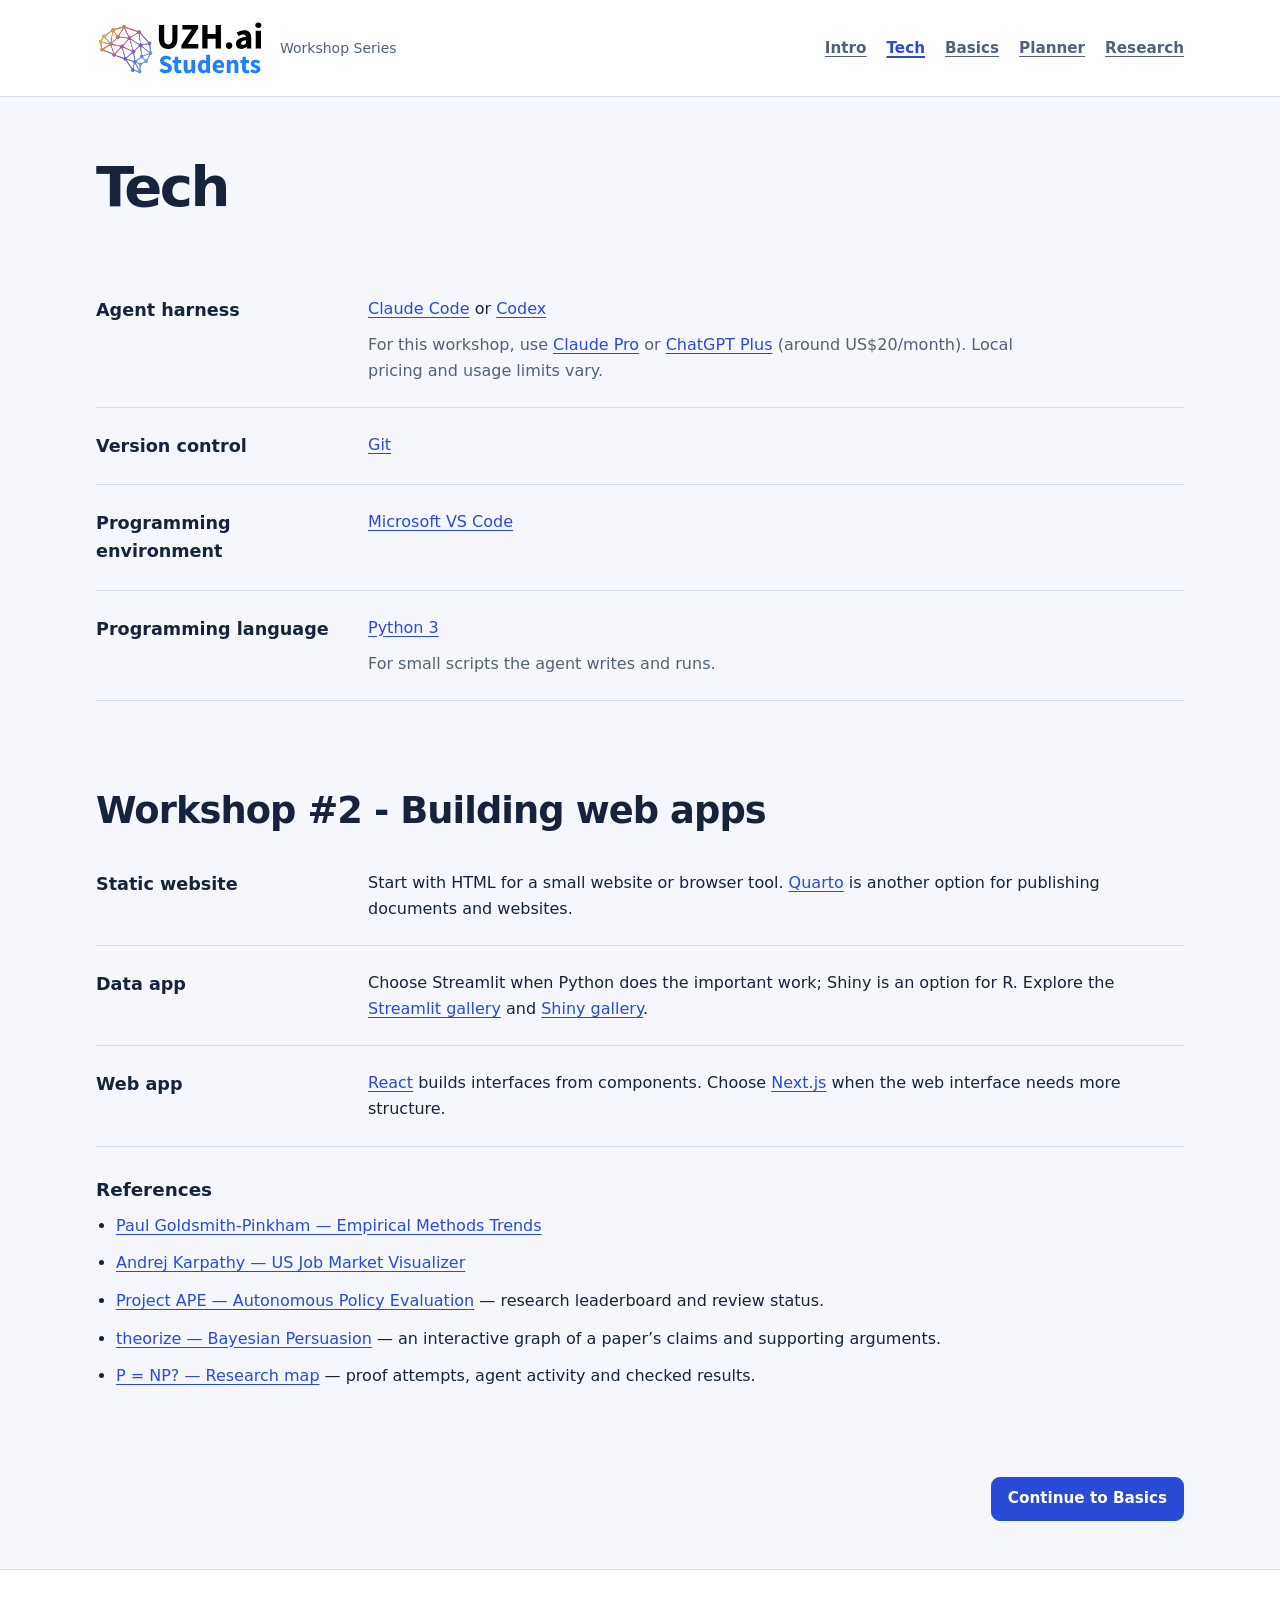
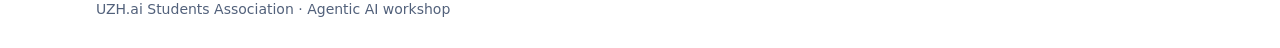
<file: site/tech.html>
<!doctype html>
<html lang="en">
  <head>
    <meta charset="utf-8">
    <meta name="viewport" content="width=device-width, initial-scale=1">
    <meta name="description" content="Choose one agent harness; install Git, VS Code, and Python.">
    <title>Tech · Agentic AI workshop · UZH.ai</title>
    <link rel="stylesheet" href="./assets/styles.css">
  </head>
  <body>
    <a class="skip-link" href="#main">Skip to content</a>
    <header class="site-header">
      <div class="container header-inner">
        <a class="brand" href="../index.html"><img class="brand-logo" src="./assets/uzh-ai-students-logo.svg" alt="UZH.ai Students" width="825" height="274"> <span>Workshop Series</span></a>
        <nav aria-label="Workshop pages">
          <a href="../index.html">Intro</a>
          <a href="./tech.html" aria-current="page">Tech</a>
          <a href="./basics.html">Basics</a>
          <a href="./planner.html">Planner</a>
          <a href="./research.html">Research</a>
        </nav>
      </div>
    </header>
    <main id="main" class="container">
      <header class="page-header">
        <h1>Tech</h1>
      </header>

      <dl class="setup-list">
        <div>
          <dt>Agent harness</dt>
          <dd><a href="https://claude.com/download">Claude Code</a> or <a href="https://openai.com/codex/">Codex</a>
            <p>For this workshop, use <a href="https://claude.com/pricing">Claude Pro</a> or <a href="https://help.openai.com/en/articles/6950777-what-is-chatgpt-plus">ChatGPT Plus</a> (around US$20/month). Local pricing and usage limits vary.</p>
          </dd>
        </div>
        <div><dt>Version control</dt><dd><a href="https://git-scm.com/install">Git</a></dd></div>
        <div><dt>Programming environment</dt><dd><a href="https://code.visualstudio.com/download">Microsoft VS Code</a></dd></div>
        <div><dt>Programming language</dt><dd><a href="https://www.python.org/downloads/">Python 3</a><p>For small scripts the agent writes and runs.</p></dd></div>
      </dl>

      <section id="stack" class="section" aria-labelledby="stack-title">
        <h2 id="stack-title">Workshop #2 - Building web apps</h2>
        <dl class="setup-list">
          <div><dt>Static website</dt><dd>Start with HTML for a small website or browser tool. <a href="https://quarto.org/">Quarto</a> is another option for publishing documents and websites.</dd></div>
          <div><dt>Data app</dt><dd>Choose Streamlit when Python does the important work; Shiny is an option for R. Explore the <a href="https://streamlit.io/gallery">Streamlit gallery</a> and <a href="https://shiny.posit.co/r/gallery/">Shiny gallery</a>.</dd></div>
          <div><dt>Web app</dt><dd><a href="https://react.dev/">React</a> builds interfaces from components. Choose <a href="https://nextjs.org/">Next.js</a> when the web interface needs more structure.</dd></div>
        </dl>
        <h3>References</h3>
        <ul class="reference-list">
          <li><a href="https://paulgp.com/econlit-pipeline/dashboard.html">Paul Goldsmith-Pinkham — Empirical Methods Trends</a></li>
          <li><a href="https://karpathy.ai/jobs/">Andrej Karpathy — US Job Market Visualizer</a></li>
          <li><a href="https://ape.socialcatalystlab.org/">Project APE — Autonomous Policy Evaluation</a> — research leaderboard and review status.</li>
          <li><a href="https://theorize.ink/papers/kamenica_gentzkow_2011.html">theorize — Bayesian Persuasion</a> — an interactive graph of a paper’s claims and supporting arguments.</li>
          <li><a href="https://pequalnp.com/#map">P = NP? — Research map</a> — proof attempts, agent activity and checked results.</li>
        </ul>
      </section>

      <nav class="page-next" aria-label="Next page">
        <a class="button" href="./basics.html">Continue to Basics</a>
      </nav>
    </main>
    <footer class="site-footer">
      <div class="container footer-inner">
        <p>UZH.ai Students Association · Agentic AI workshop</p>
      </div>
    </footer>
  </body>
</html>
</file>
<file: site/assets/styles.css>
:root {
  color-scheme: light;
  --background: #f5f7fc;
  --surface: #ffffff;
  --ink: #17233d;
  --muted: #52617b;
  --accent: #294bd6;
  --accent-hover: #1d369f;
  --border: #d6deec;
  --tint: #edf1ff;
  font-family: system-ui, -apple-system, BlinkMacSystemFont, "Segoe UI", sans-serif;
  font-size: 100%;
  line-height: 1.6;
}

* { box-sizing: border-box; }
body { margin: 0; background: var(--background); color: var(--ink); }
a { color: var(--accent); text-underline-offset: 0.2em; }
a:hover { color: var(--accent-hover); }
button, textarea { font: inherit; }
button { cursor: pointer; }
[hidden] { display: none !important; }
:focus-visible { outline: 3px solid var(--accent); outline-offset: 4px; }
h1, h2, h3, p { margin-top: 0; }
h1, h2, h3 { line-height: 1.2; }
h1 { margin-bottom: 1.25rem; font-size: clamp(2.5rem, 6vw, 4.5rem); letter-spacing: -0.045em; }
h2 { margin-bottom: 0.8rem; font-size: clamp(1.8rem, 4vw, 2.3rem); letter-spacing: -0.025em; }
h3 { margin-bottom: 0.75rem; font-size: 1.15rem; }
p { margin-bottom: 1rem; }
.container { width: min(100% - 2.5rem, 68rem); margin-inline: auto; }
.skip-link { position: absolute; top: 0.5rem; left: 1rem; z-index: 10; padding: 0.75rem; background: var(--surface); transform: translateY(-200%); }
.skip-link:focus { transform: translateY(0); }
.site-header { background: var(--surface); border-bottom: 1px solid var(--border); }
.header-inner { display: flex; align-items: center; justify-content: space-between; flex-wrap: wrap; gap: 1rem; padding-block: 1.25rem; }
.brand { display: inline-flex; align-items: center; flex-wrap: wrap; gap: 0.5rem 1rem; max-width: 100%; color: var(--ink); font-weight: 800; text-decoration: none; font-size: 1.2rem; }
.brand-logo { display: block; width: 10.5rem; max-width: 100%; height: auto; }
.brand span { color: var(--muted); font-size: 0.875rem; font-weight: 500; }
nav { display: flex; flex-wrap: wrap; gap: 1.25rem; }
nav a { color: var(--muted); font-size: 0.95rem; font-weight: 600; }
nav a[aria-current="page"] { color: var(--accent); text-decoration-thickness: 0.15em; }
.hero { display: grid; grid-template-columns: 1.2fr 1fr; align-items: center; gap: 2rem; padding-block: 3rem 1.5rem; }
.hero .workshop-number { font-size: 0.8em; }
.eyebrow { margin-bottom: 0.8rem; color: var(--accent); font-size: 0.875rem; font-weight: 750; letter-spacing: 0.08em; text-transform: uppercase; }
.lead { font-size: 1.2rem; font-weight: 600; }
.hero > div > p:not(.eyebrow):not(.lead) { color: var(--muted); }
.hero .button { margin-top: 0.5rem; }
.button { display: inline-flex; align-items: center; justify-content: center; min-height: 2.75rem; padding: 0.65rem 1rem; border: 1px solid var(--accent); border-radius: 0.55rem; background: var(--accent); color: #fff; font-weight: 650; font-size: 0.95rem; line-height: 1.4; text-align: center; text-decoration: none; }
.button:hover { border-color: var(--accent-hover); background: var(--accent-hover); color: #fff; }
.button:disabled { cursor: wait; opacity: 0.7; }
.button-secondary { background: var(--surface); color: var(--accent); }
.button-secondary:hover { background: var(--tint); color: var(--accent-hover); }
.session-card { display: grid; grid-template-columns: minmax(0, 1fr) 8rem; align-items: center; gap: 1.25rem; padding: 1.75rem; border: 1px solid var(--border); border-top: 4px solid var(--accent); border-radius: 0.9rem; background: var(--surface); }
.session-date { font-size: 1.5rem; font-weight: 750; line-height: 1.3; }
.session-software { margin: 1rem 0 0; }
.session-qr { display: block; width: 100%; height: auto; }
dl { margin: 1.25rem 0 0; }
dl div + div { margin-top: 1rem; }
dt { color: var(--muted); font-size: 0.875rem; }
dd { margin: 0; overflow-wrap: anywhere; }
.section { padding-block: 3.5rem; scroll-margin-top: 1.5rem; }
.section + .section { border-top: 1px solid var(--border); }
.intro-page > .section { padding-block: 2rem; }
.intro-page > .hero + .section { padding-top: 0.5rem; }
.section-heading { max-width: 47rem; margin-bottom: 1.75rem; }
.section-heading > p:last-child, .section-note { color: var(--muted); }
.outline-list { margin: 0 0 1.5rem; padding-left: 1.75rem; }
.outline-list li { padding: 0.75rem 0 0.75rem 0.75rem; }
.outline-list li::marker { color: var(--accent); font-weight: 750; }
.outline-list h3 { margin-bottom: 0.4rem; }
.outline-list p { margin-bottom: 0; color: var(--muted); }
.outline-list p + p { margin-top: 0.5rem; }
.activity-list { display: grid; grid-template-columns: repeat(2, minmax(0, 1fr)); gap: 1.5rem 2rem; margin-top: 1.5rem; }
.activity-list h3 { margin-bottom: 0.4rem; }
.activity-list p { margin-bottom: 0; color: var(--muted); }
.file-links { display: flex; flex-wrap: wrap; gap: 0.75rem 2rem; list-style: none; margin: 0; padding: 0; }
.reference-list { margin: 0; padding-left: 1.25rem; }
.reference-list li + li { margin-top: 0.75rem; }
.page-header { max-width: 52rem; padding-block: 3.5rem 2rem; }
.page-header.page-header-compact { padding-bottom: 0.75rem; }
.page-header h1 { font-size: clamp(2.5rem, 5vw, 3.5rem); }
.page-header .lead { margin-bottom: 0; color: var(--muted); font-weight: 400; }
.page-overview { display: grid; gap: 0.65rem; margin-top: 1.5rem; }
.page-overview > div { display: grid; grid-template-columns: 5rem minmax(0, 1fr); gap: 0.75rem; }
.page-overview > div + div { margin-top: 0; }
.page-overview dt { color: var(--ink); font-size: 1rem; font-weight: 700; }
.page-overview dd { color: var(--muted); }
.page-overview + p { margin-top: 1.5rem; }
.workflow-map { margin: 0 0 1.75rem; padding-block: 1rem; border-block: 1px solid var(--border); }
.workflow-map > div { display: flex; align-items: center; flex-wrap: wrap; gap: 0.5rem 0.85rem; font-weight: 650; }
.workflow-map figcaption { margin-top: 0.65rem; color: var(--muted); font-size: 0.95rem; }
.glossary { margin: 0 0 2.5rem; }
.glossary > div { display: grid; grid-template-columns: 10rem 1fr; gap: 0.5rem 1.5rem; padding-block: 0.85rem; border-bottom: 1px solid var(--border); }
.glossary > div + div { margin-top: 0; }
.glossary dt { color: var(--ink); font-size: 1rem; font-weight: 700; }
.glossary dd { color: var(--muted); }
.steps { display: grid; gap: 1.25rem; margin: 0; padding: 0; list-style: none; counter-reset: step; }
.prompt-card { padding: 1.5rem; border: 1px solid var(--border); border-radius: 0.85rem; background: var(--surface); min-width: 0; counter-increment: step; }
.prompt-heading { display: flex; justify-content: space-between; align-items: center; flex-wrap: wrap; gap: 0.65rem 1rem; margin-bottom: 0.45rem; }
.prompt-heading h2 { margin-bottom: 0; font-size: 1.2rem; letter-spacing: 0; }
.prompt-heading .button { flex-shrink: 0; }
.prompt-note { margin-bottom: 0.85rem; color: #5a6372; font-size: 0.95rem; }
textarea { display: block; width: 100%; min-height: 6.25rem; padding: 1rem; resize: vertical; border: 1px solid var(--border); border-radius: 0.5rem; background: var(--background); color: var(--ink); font-family: ui-monospace, SFMono-Regular, Consolas, monospace; font-size: 1rem; line-height: 1.65; }
textarea.prompt-fitted { min-height: 0; resize: none; overflow-y: hidden; }
.checkpoint { margin-top: 1rem; padding-left: 0.85rem; border-left: 2px solid var(--border); font-size: 0.95rem; }
.checkpoint p { margin: 0; }
.checkpoint > strong { display: block; margin-bottom: 0.2rem; }
.checkpoint p + p { margin-top: 0.5rem; color: var(--muted); }
.exercise-extension, .exercise-reference { margin-block: 1.75rem; }
.page-header > .exercise-reference:last-child { margin-bottom: 0; }
.exercise-extension > summary, .exercise-reference > summary { width: fit-content; max-width: 100%; padding-block: 0.5rem; cursor: pointer; font-weight: 700; }
.exercise-extension[open] > summary, .exercise-reference[open] > summary { margin-bottom: 0.75rem; }
.exercise-reference .glossary { margin-bottom: 0; }
.folder-tree { margin: 0 0 1rem; padding: 1.5rem; overflow-x: auto; border: 1px solid var(--border); border-radius: 0.85rem; background: var(--surface); font-size: 0.95rem; line-height: 1.65; }
.inline-note { margin-bottom: 2rem; color: var(--muted); }
.setup-list { margin: 0 0 2rem; }
.setup-list > div { display: grid; grid-template-columns: 15rem 1fr; gap: 0.75rem 2rem; padding-block: 1.5rem; border-bottom: 1px solid var(--border); }
.setup-list > div + div { margin-top: 0; }
.setup-list dt { color: var(--ink); font-size: 1.1rem; font-weight: 700; }
.setup-list p { max-width: 44rem; margin: 0.65rem 0 0; color: var(--muted); }
.page-next { display: flex; justify-content: flex-end; margin-block: 2rem 3rem; }
.page-next .button { color: #fff; font-size: 0.95rem; }
.copy-status { min-height: 1.6em; margin: 1rem 0 0; color: var(--accent-hover); font-weight: 600; }
.site-footer { padding-block: 1.75rem; border-top: 1px solid var(--border); background: var(--surface); color: var(--muted); font-size: 0.875rem; }
.footer-inner { display: flex; flex-wrap: wrap; justify-content: space-between; gap: 0.75rem 2rem; }
.footer-inner p { margin: 0; }

@media (max-width: 46rem) {
  .hero { grid-template-columns: 1fr; gap: 2rem; padding-block: 3rem 2rem; }
  .activity-list { grid-template-columns: 1fr; }
  .section { padding-block: 2.5rem; }
  .setup-list > div { grid-template-columns: 1fr; gap: 0.5rem; }
}

@media (max-width: 26rem) {
  .container { width: calc(100% - 2rem); }
  .brand span { flex-basis: 100%; }
  .prompt-card, .session-card, .folder-tree { padding: 1.1rem; }
  .session-card { grid-template-columns: minmax(0, 1fr) 6rem; gap: 1rem; }
  .session-date { font-size: 1.25rem; }
  .glossary > div { grid-template-columns: 1fr; gap: 0.25rem; }
  .page-overview > div { grid-template-columns: 1fr; gap: 0.15rem; }
  .page-header { padding-block: 2.5rem 1.5rem; }
}
</file>
